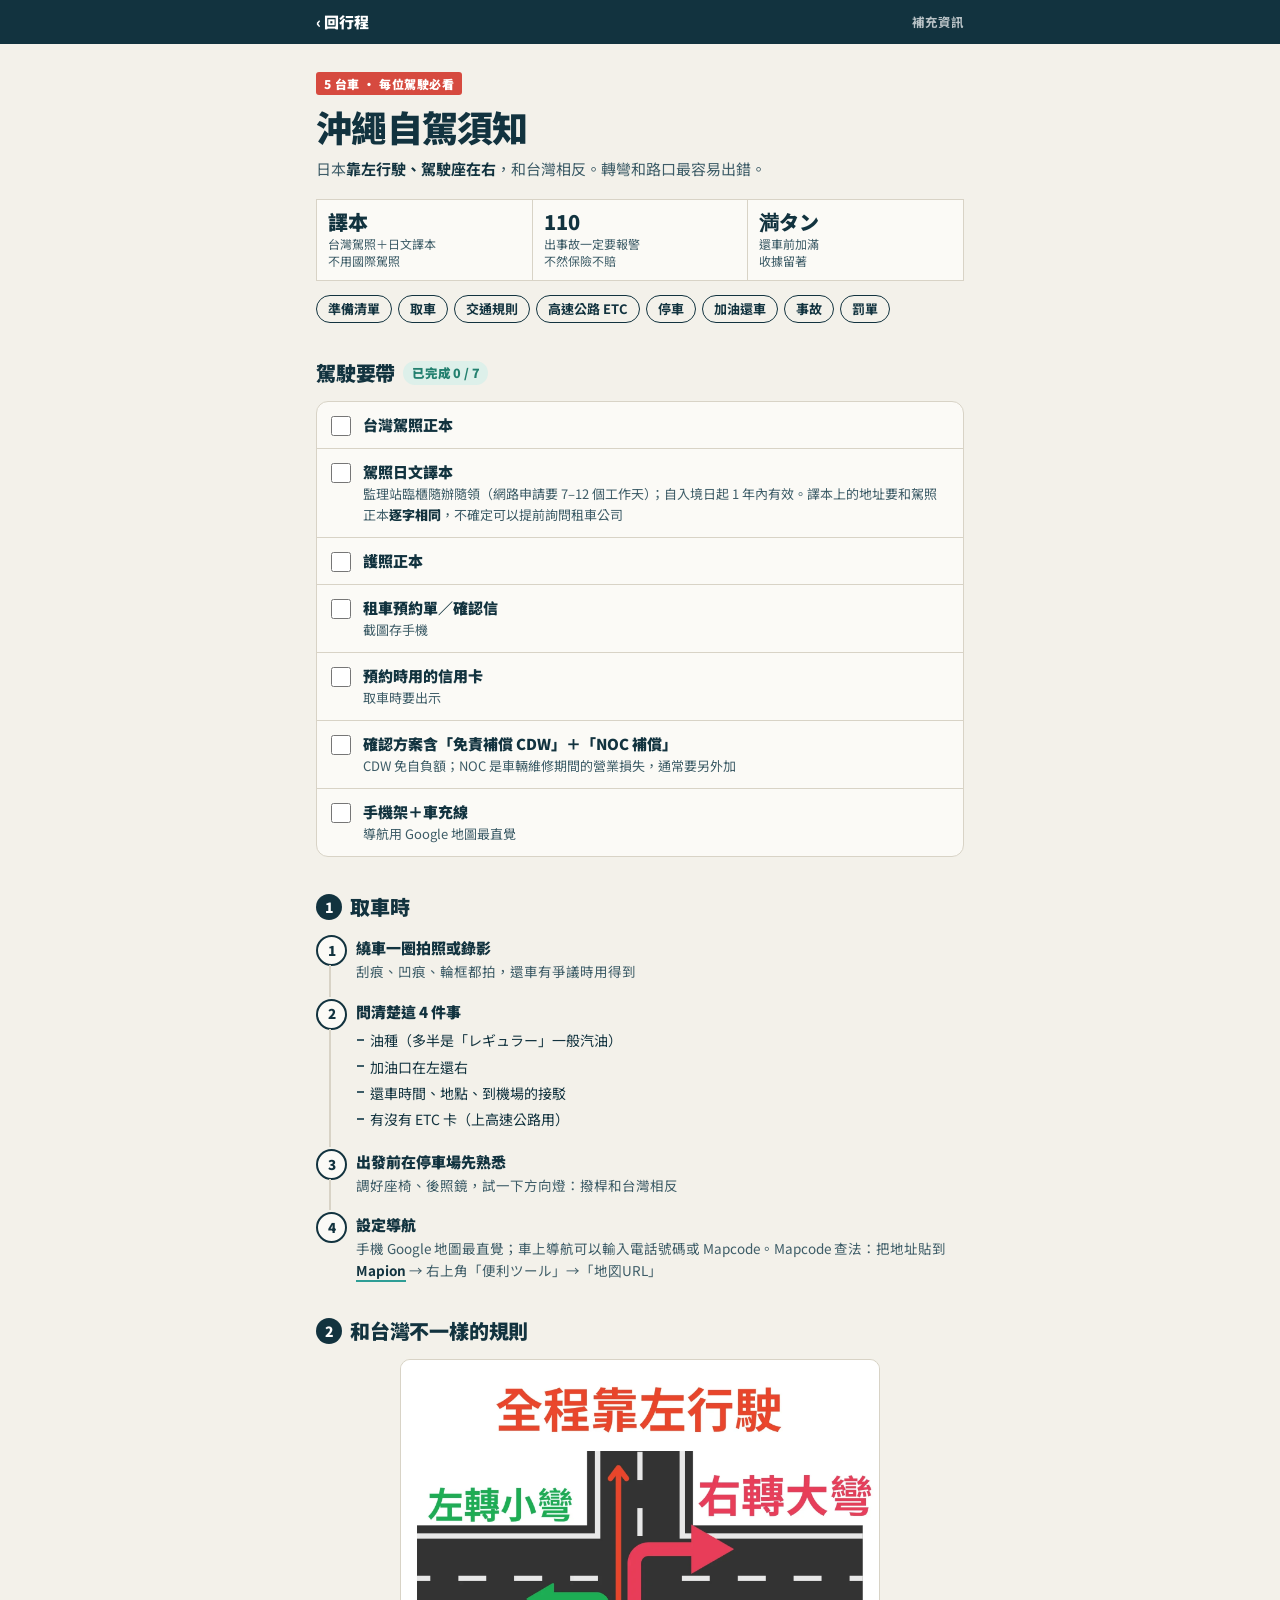
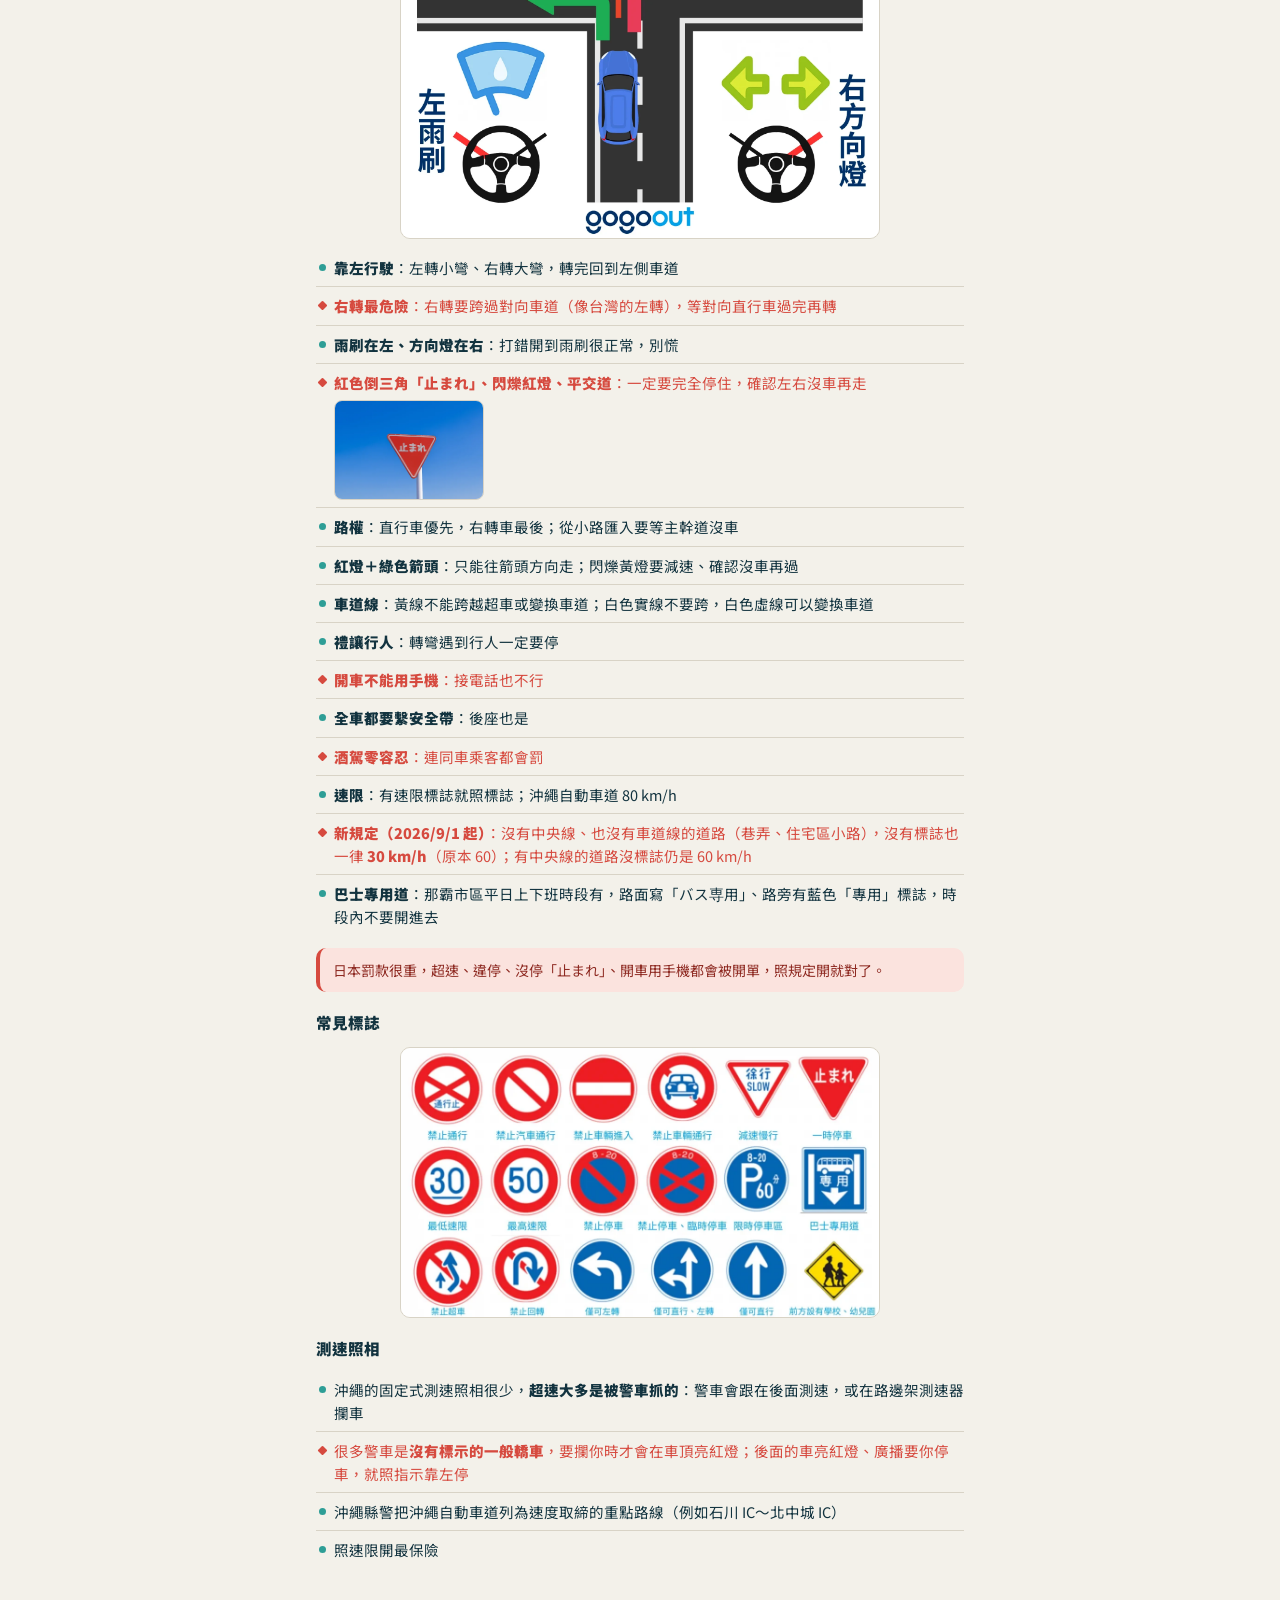
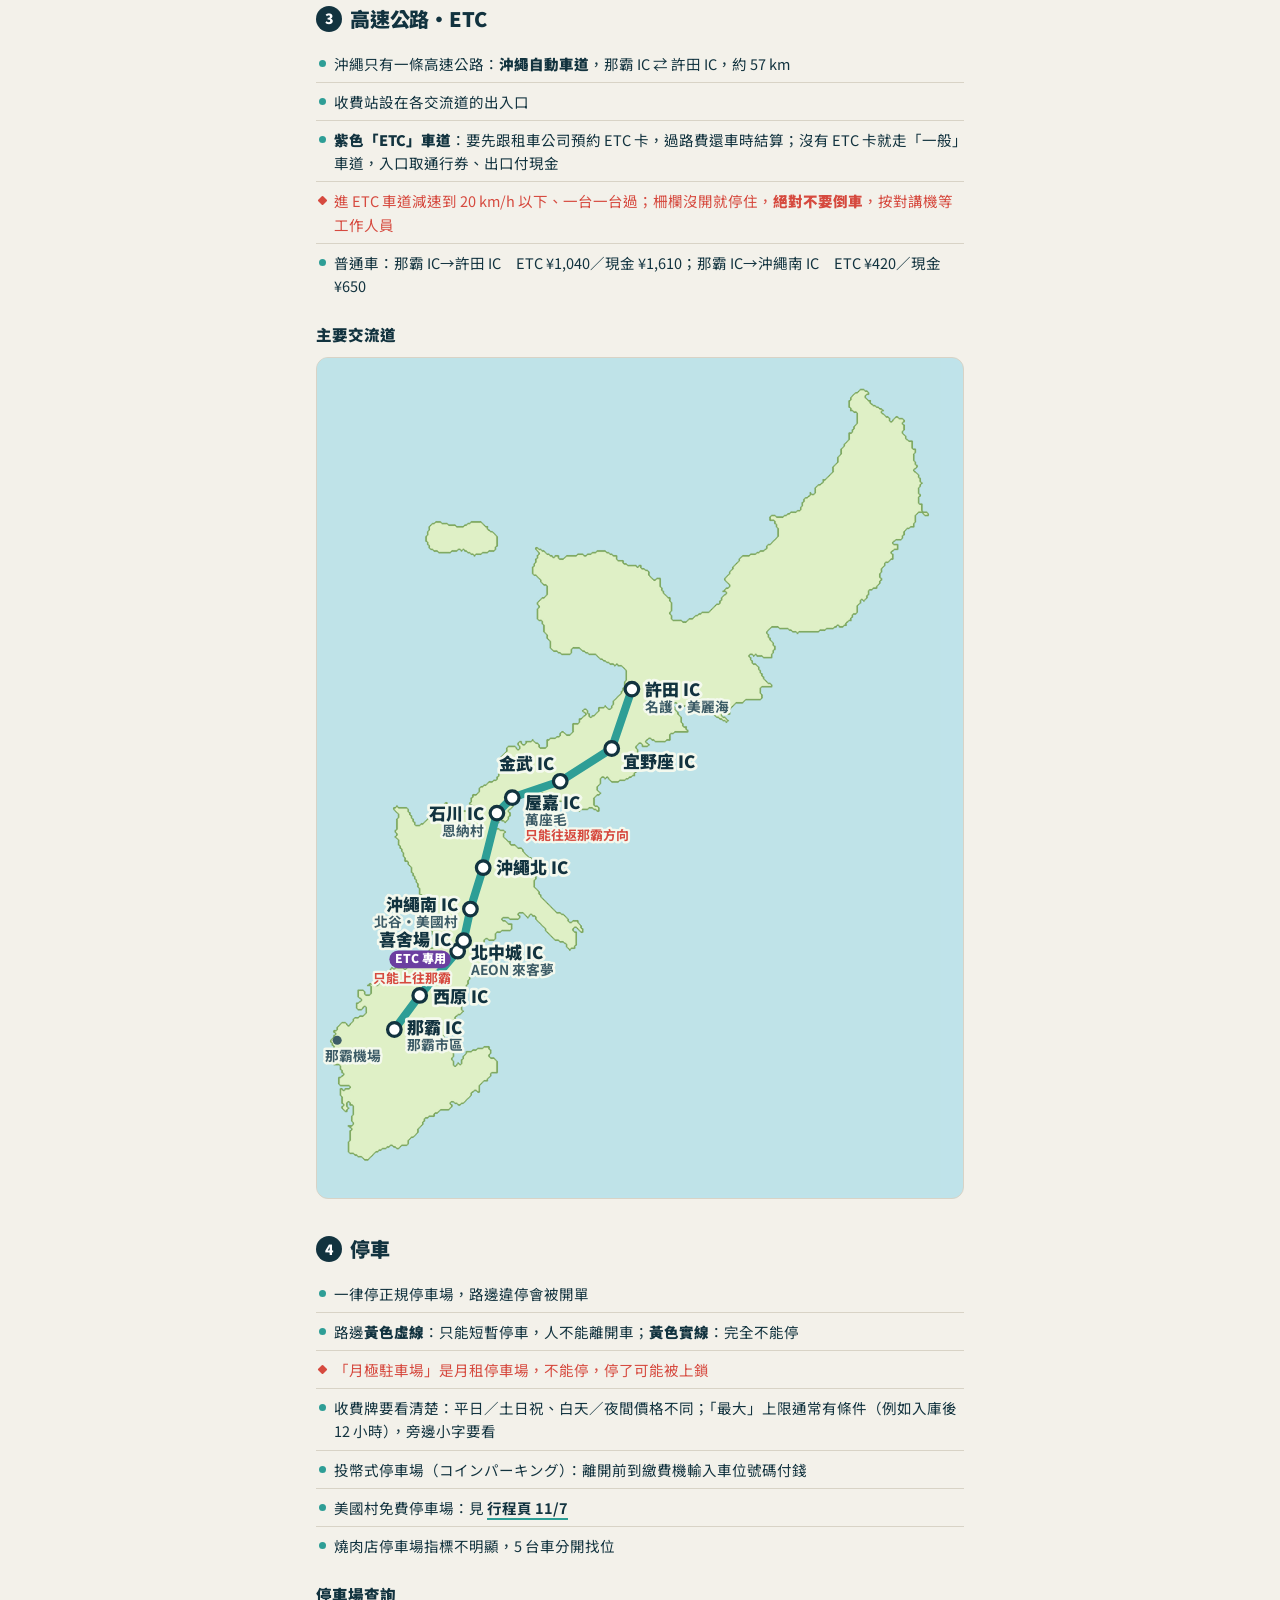
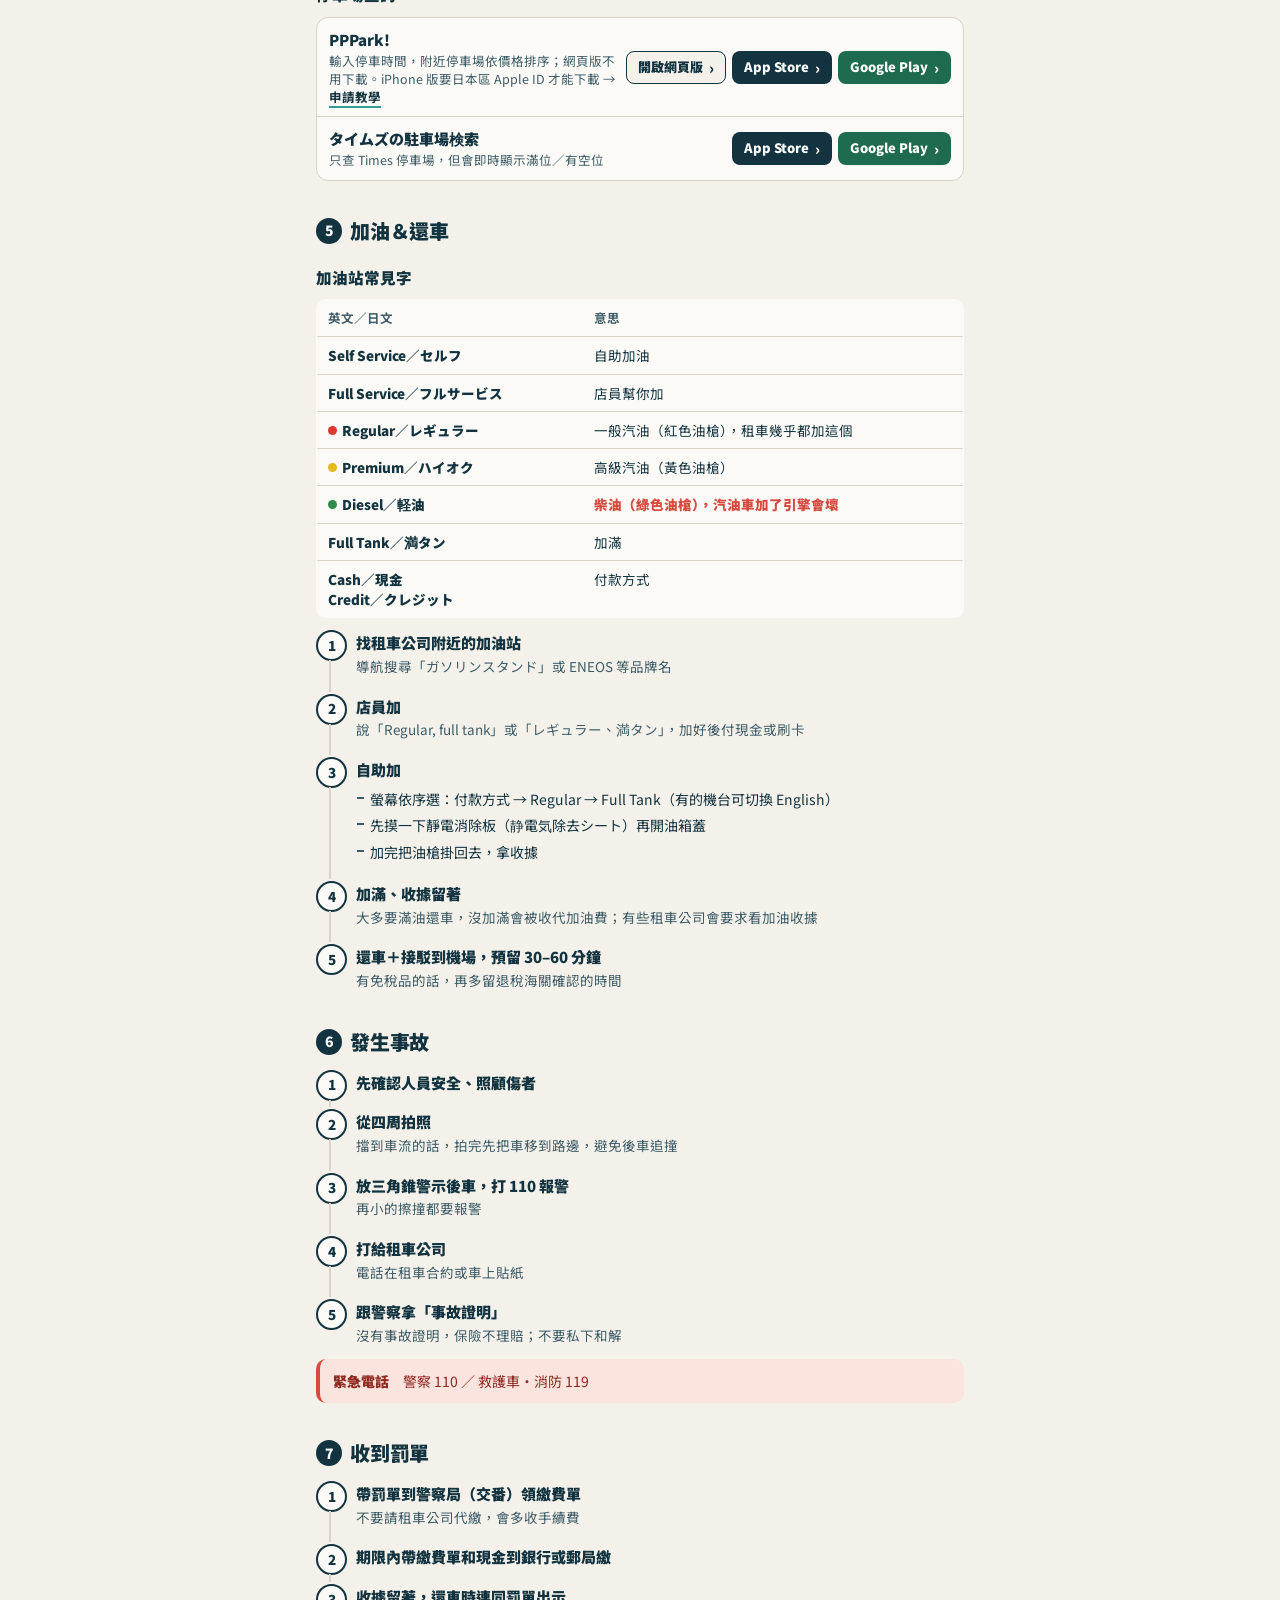
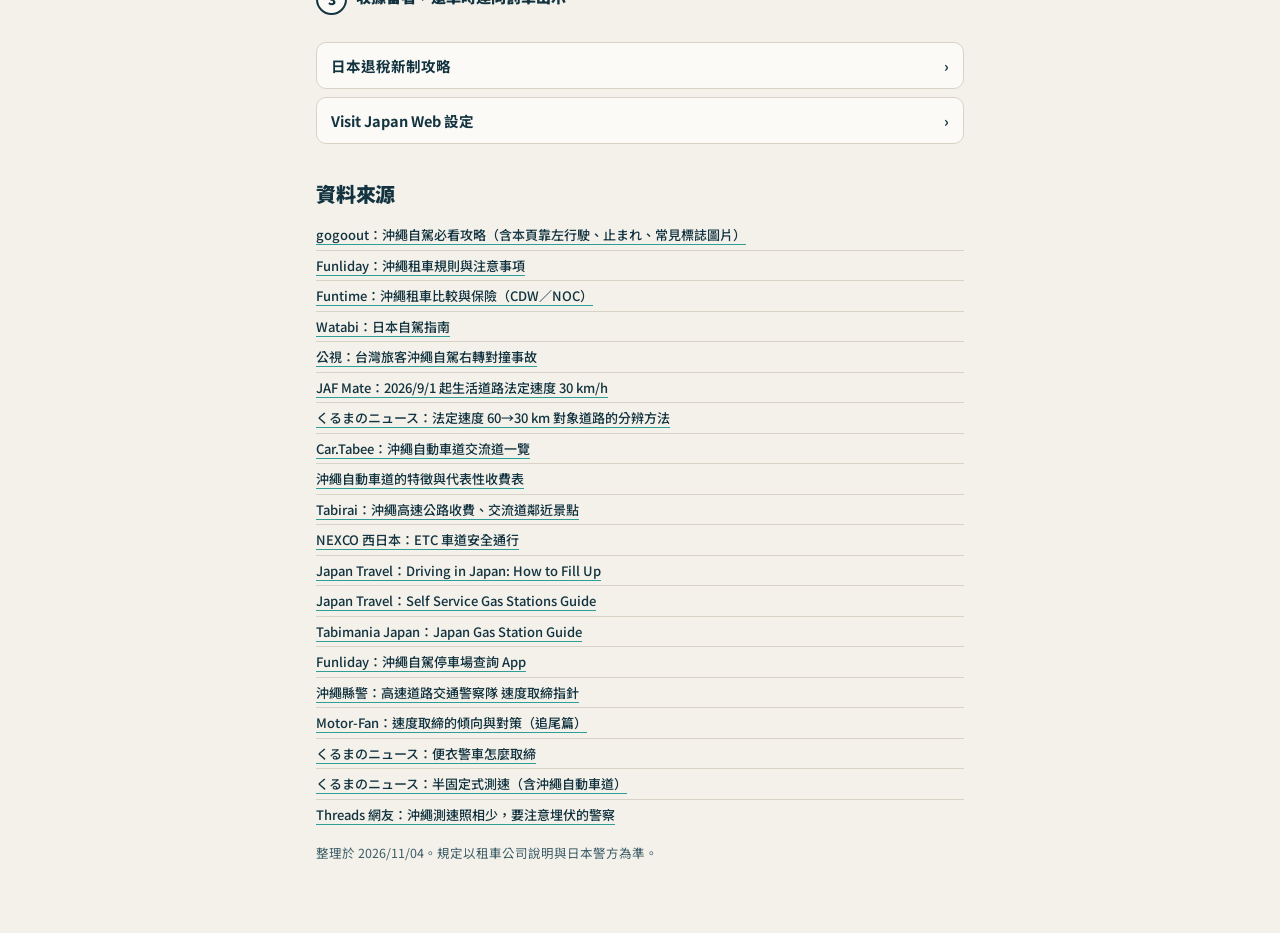
<file: guides/driving.html>
<!DOCTYPE html>
<html lang="zh-Hant">
<head>
<meta charset="UTF-8">
<meta name="viewport" content="width=device-width, initial-scale=1">
<title>沖繩自駕須知｜沖繩團體行程</title>
<link rel="preconnect" href="https://fonts.googleapis.com">
<link rel="preconnect" href="https://fonts.gstatic.com" crossorigin>
<link href="https://fonts.googleapis.com/css2?family=Noto+Sans+TC:wght@400;500;700;900&display=swap" rel="stylesheet">
<link rel="stylesheet" href="guide.css">
</head>
<body>

<header class="g-top"><div class="g-top-in">
  <a href="../index.html#guides">‹ 回行程</a><span>補充資訊</span>
</div></header>

<main class="wrap">

<div class="g-hero">
  <span class="kicker">5 台車 · 每位駕駛必看</span>
  <h1>沖繩自駕須知</h1>
  <p class="lead">日本<b>靠左行駛、駕駛座在右</b>，和台灣相反。轉彎和路口最容易出錯。</p>
</div>

<div class="facts">
  <div><b>譯本</b><span>台灣駕照＋日文譯本<br>不用國際駕照</span></div>
  <div><b>110</b><span>出事故一定要報警<br>不然保險不賠</span></div>
  <div><b>満タン</b><span>還車前加滿<br>收據留著</span></div>
</div>

<nav class="toc" aria-label="本頁目錄">
  <a href="#prep">準備清單</a><a href="#pickup">取車</a><a href="#rules">交通規則</a><a href="#etc">高速公路 ETC</a><a href="#park">停車</a><a href="#return">加油還車</a><a href="#accident">事故</a><a href="#ticket">罰單</a>
</nav>

<section class="sec" id="prep">
  <h2>駕駛要帶 <span class="count" data-count="drive"></span></h2>
  <div class="check" data-store="drive">
    <label><input type="checkbox"><span><b>台灣駕照正本</b></span></label>
    <label><input type="checkbox"><span><b>駕照日文譯本</b><small>監理站臨櫃隨辦隨領（網路申請要 7–12 個工作天）；自入境日起 1 年內有效。譯本上的地址要和駕照正本<b>逐字相同</b>，不確定可以提前詢問租車公司</small></span></label>
    <label><input type="checkbox"><span><b>護照正本</b></span></label>
    <label><input type="checkbox"><span><b>租車預約單／確認信</b><small>截圖存手機</small></span></label>
    <label><input type="checkbox"><span><b>預約時用的信用卡</b><small>取車時要出示</small></span></label>
    <label><input type="checkbox"><span><b>確認方案含「免責補償 CDW」＋「NOC 補償」</b><small>CDW 免自負額；NOC 是車輛維修期間的營業損失，通常要另外加</small></span></label>
    <label><input type="checkbox"><span><b>手機架＋車充線</b><small>導航用 Google 地圖最直覺</small></span></label>
  </div>
</section>

<section class="sec" id="pickup">
  <h2><span class="no">1</span>取車時</h2>
  <ol class="steps">
    <li><b>繞車一圈拍照或錄影</b><small>刮痕、凹痕、輪框都拍，還車有爭議時用得到</small></li>
    <li><b>問清楚這 4 件事</b>
      <ul><li>油種（多半是「レギュラー」一般汽油）</li><li>加油口在左還右</li><li>還車時間、地點、到機場的接駁</li><li>有沒有 ETC 卡（上高速公路用）</li></ul>
    </li>
    <li><b>出發前在停車場先熟悉</b><small>調好座椅、後照鏡，試一下方向燈：撥桿和台灣相反</small></li>
    <li><b>設定導航</b><small>手機 Google 地圖最直覺；車上導航可以輸入電話號碼或 Mapcode。Mapcode 查法：把地址貼到 <a href="https://www.mapion.co.jp/" target="_blank" rel="noopener">Mapion</a> → 右上角「便利ツール」→「地図URL」</small></li>
  </ol>
</section>

<section class="sec" id="rules">
  <h2><span class="no">2</span>和台灣不一樣的規則</h2>
  <figure class="fig"><img src="img/left-drive.webp" width="1596" height="1596" loading="lazy" alt="全程靠左行駛：左轉小彎、右轉大彎；雨刷在左、方向燈在右"></figure>
  <ul class="pts">
    <li><b>靠左行駛</b>：左轉小彎、右轉大彎，轉完回到左側車道</li>
    <li class="w"><b>右轉最危險</b>：右轉要跨過對向車道（像台灣的左轉），等對向直行車過完再轉</li>
    <li><b>雨刷在左、方向燈在右</b>：打錯開到雨刷很正常，別慌</li>
    <li class="w"><b>紅色倒三角「止まれ」、閃爍紅燈、平交道</b>：一定要完全停住，確認左右沒車再走<img class="li-img" src="img/tomare.png" width="640" height="426" loading="lazy" alt="紅色倒三角形「止まれ」標誌"></li>
    <li><b>路權</b>：直行車優先，右轉車最後；從小路匯入要等主幹道沒車</li>
    <li><b>紅燈＋綠色箭頭</b>：只能往箭頭方向走；閃爍黃燈要減速、確認沒車再過</li>
    <li><b>車道線</b>：黃線不能跨越超車或變換車道；白色實線不要跨，白色虛線可以變換車道</li>
    <li><b>禮讓行人</b>：轉彎遇到行人一定要停</li>
    <li class="w"><b>開車不能用手機</b>：接電話也不行</li>
    <li><b>全車都要繫安全帶</b>：後座也是</li>
    <li class="w"><b>酒駕零容忍</b>：連同車乘客都會罰</li>
    <li><b>速限</b>：有速限標誌就照標誌；沖繩自動車道 80 km/h</li>
    <li class="w"><b>新規定（2026/9/1 起）</b>：沒有中央線、也沒有車道線的道路（巷弄、住宅區小路），沒有標誌也一律 <b>30 km/h</b>（原本 60）；有中央線的道路沒標誌仍是 60 km/h</li>
    <li><b>巴士專用道</b>：那霸市區平日上下班時段有，路面寫「バス専用」、路旁有藍色「專用」標誌，時段內不要開進去</li>
  </ul>
  <div class="callout warn">日本罰款很重，超速、違停、沒停「止まれ」、開車用手機都會被開單，照規定開就對了。</div>
  <h3>常見標誌</h3>
  <figure class="fig"><a href="img/road-signs.webp" target="_blank" rel="noopener" class="zoom"><img src="img/road-signs.webp" width="1024" height="576" loading="lazy" alt="日本常見交通標誌：禁止通行、禁止車輛進入、減速慢行、一時停車、最低速限、最高速限、禁止停車、限時停車區、巴士專用道、禁止超車、禁止回轉、僅可左轉等"></a></figure>
  <h3 id="cam">測速照相</h3>
  <ul class="pts">
    <li>沖繩的固定式測速照相很少，<b>超速大多是被警車抓的</b>：警車會跟在後面測速，或在路邊架測速器攔車</li>
    <li class="w">很多警車是<b>沒有標示的一般轎車</b>，要攔你時才會在車頂亮紅燈；後面的車亮紅燈、廣播要你停車，就照指示靠左停</li>
    <li>沖繩縣警把沖繩自動車道列為速度取締的重點路線（例如石川 IC～北中城 IC）</li>
    <li>照速限開最保險</li>
  </ul>
</section>

<section class="sec" id="etc">
  <h2><span class="no">3</span>高速公路・ETC</h2>
  <ul class="pts">
    <li>沖繩只有一條高速公路：<b>沖繩自動車道</b>，那霸 IC ⇄ 許田 IC，約 57 km</li>
    <li>收費站設在各交流道的出入口</li>
    <li><b>紫色「ETC」車道</b>：要先跟租車公司預約 ETC 卡，過路費還車時結算；沒有 ETC 卡就走「一般」車道，入口取通行券、出口付現金</li>
    <li class="w">進 ETC 車道減速到 20 km/h 以下、一台一台過；柵欄沒開就停住，<b>絕對不要倒車</b>，按對講機等工作人員</li>
    <li>普通車：那霸 IC→許田 IC　ETC ¥1,040／現金 ¥1,610；那霸 IC→沖繩南 IC　ETC ¥420／現金 ¥650</li>
  </ul>
  <h3>主要交流道</h3>
  <div class="hwmap"><svg viewBox="0 0 400 520" xmlns="http://www.w3.org/2000/svg" role="img" aria-label="沖繩自動車道交流道示意圖：由南往北為那霸、西原、北中城、喜舍場（ETC 專用）、沖繩南、沖繩北、石川、屋嘉、金武、宜野座、許田"><style>.ic{font-size:10.5px;font-weight:900;fill:#12333F;paint-order:stroke;stroke:#F4F9EE;stroke-width:3.4px;stroke-linejoin:round}.sub,.ref{font-size:8.5px;font-weight:700;fill:#3D5C67;paint-order:stroke;stroke:#F4F9EE;stroke-width:3px;stroke-linejoin:round}.note{font-size:8px;font-weight:700;fill:#D64A3F;paint-order:stroke;stroke:#F4F9EE;stroke-width:2.8px;stroke-linejoin:round}.tag{font-size:7.5px;font-weight:900;fill:#fff}</style><g font-family="Noto Sans TC, sans-serif"><image href="okinawa-base.png" x="0" y="0" width="386" height="518" preserveAspectRatio="none"/><polyline points="47.9,415.8 63.6,394.7 87.1,367.3 90.8,360.8 95.0,341.2 102.9,315.6 111.4,281.8 120.9,272.2 150.6,262.1 182.5,241.8 195.0,205.0" fill="none" stroke="#2E9E96" stroke-width="5" stroke-linecap="round" stroke-linejoin="round"/><circle cx="47.9" cy="415.8" r="4.2" fill="#fff" stroke="#12333F" stroke-width="2"/><circle cx="63.6" cy="394.7" r="4.2" fill="#fff" stroke="#12333F" stroke-width="2"/><circle cx="87.1" cy="367.3" r="4.2" fill="#fff" stroke="#12333F" stroke-width="2"/><circle cx="90.8" cy="360.8" r="4.2" fill="#fff" stroke="#12333F" stroke-width="2"/><circle cx="95.0" cy="341.2" r="4.2" fill="#fff" stroke="#12333F" stroke-width="2"/><circle cx="102.9" cy="315.6" r="4.2" fill="#fff" stroke="#12333F" stroke-width="2"/><circle cx="111.4" cy="281.8" r="4.2" fill="#fff" stroke="#12333F" stroke-width="2"/><circle cx="120.9" cy="272.2" r="4.2" fill="#fff" stroke="#12333F" stroke-width="2"/><circle cx="150.6" cy="262.1" r="4.2" fill="#fff" stroke="#12333F" stroke-width="2"/><circle cx="182.5" cy="241.8" r="4.2" fill="#fff" stroke="#12333F" stroke-width="2"/><circle cx="195.0" cy="205.0" r="4.2" fill="#fff" stroke="#12333F" stroke-width="2"/><text x="55.9" y="418.8" text-anchor="start" class="ic">那霸 IC</text><text x="55.9" y="428.8" text-anchor="start" class="sub">那霸市區</text><text x="71.6" y="399.7" text-anchor="start" class="ic">西原 IC</text><text x="95.1" y="372.3" text-anchor="start" class="ic">北中城 IC</text><text x="95.1" y="382.3" text-anchor="start" class="sub">AEON 來客夢</text><text x="82.8" y="363.8" text-anchor="end" class="ic">喜舍場 IC</text><text x="87.0" y="342.2" text-anchor="end" class="ic">沖繩南 IC</text><text x="87.0" y="352.2" text-anchor="end" class="sub">北谷・美國村</text><text x="110.9" y="319.6" text-anchor="start" class="ic">沖繩北 IC</text><text x="103.4" y="285.8" text-anchor="end" class="ic">石川 IC</text><text x="103.4" y="295.8" text-anchor="end" class="sub">恩納村</text><text x="128.9" y="279.2" text-anchor="start" class="ic">屋嘉 IC</text><text x="128.9" y="289.2" text-anchor="start" class="sub">萬座毛</text><text x="146.6" y="255.1" text-anchor="end" class="ic">金武 IC</text><text x="189.5" y="253.8" text-anchor="start" class="ic">宜野座 IC</text><text x="203.0" y="209.0" text-anchor="start" class="ic">許田 IC</text><text x="203.0" y="219.0" text-anchor="start" class="sub">名護・美麗海</text><g transform="translate(44.8,366.8)"><rect width="38" height="11" rx="5.5" fill="#6B3FA0"/><text x="19" y="8" text-anchor="middle" class="tag">ETC 專用</text></g><text x="82.8" y="386.8" text-anchor="end" class="note">只能上往那霸</text><text x="128.9" y="298.7" class="note">只能往返那霸方向</text><circle cx="12.5" cy="422.5" r="2.8" fill="#3D5C67"/><text x="5" y="435" class="ref">那霸機場</text></g></svg></div>
</section>

<section class="sec" id="park">
  <h2><span class="no">4</span>停車</h2>
  <ul class="pts">
    <li>一律停正規停車場，路邊違停會被開單</li>
    <li>路邊<b>黃色虛線</b>：只能短暫停車，人不能離開車；<b>黃色實線</b>：完全不能停</li>
    <li class="w">「月極駐車場」是月租停車場，不能停，停了可能被上鎖</li>
    <li>收費牌要看清楚：平日／土日祝、白天／夜間價格不同；「最大」上限通常有條件（例如入庫後 12 小時），旁邊小字要看</li>
    <li>投幣式停車場（コインパーキング）：離開前到繳費機輸入車位號碼付錢</li>
    <li>美國村免費停車場：見 <a href="../index.html#s-d1-av">行程頁 11/7</a></li>
    <li>燒肉店停車場指標不明顯，5 台車分開找位</li>
  </ul>
  <h3>停車場查詢</h3>
  <div class="dl">
    <div class="dl-row"><div class="dl-t"><b>PPPark!</b><small>輸入停車時間，附近停車場依價格排序；網頁版不用下載。iPhone 版要日本區 Apple ID 才能下載 → <a href="japan-apple-id.html">申請教學</a></small></div>
      <div class="dl-b"><a class="store web" href="https://pppark.com/" target="_blank" rel="noopener">開啟網頁版</a><a class="store ios" href="https://apps.apple.com/jp/app/id673031121" data-ios="673031121" target="_blank" rel="noopener">App Store</a><a class="store play" href="https://play.google.com/store/apps/details?id=com.pppark.android" data-play="com.pppark.android" target="_blank" rel="noopener">Google Play</a></div></div>
    <div class="dl-row"><div class="dl-t"><b>タイムズの駐車場検索</b><small>只查 Times 停車場，但會即時顯示滿位／有空位</small></div>
      <div class="dl-b"><a class="store ios" href="https://apps.apple.com/app/id622474009" data-ios="622474009" target="_blank" rel="noopener">App Store</a><a class="store play" href="https://play.google.com/store/apps/details?id=jp.co.park24.timesapps" data-play="jp.co.park24.timesapps" target="_blank" rel="noopener">Google Play</a></div></div>
  </div>
</section>

<section class="sec" id="return">
  <h2><span class="no">5</span>加油＆還車</h2>
  <h3>加油站常見字</h3>
  <table class="tbl fuelw">
    <tr><th>英文／日文</th><th>意思</th></tr>
    <tr><td>Self Service／セルフ</td><td>自助加油</td></tr>
    <tr><td>Full Service／フルサービス</td><td>店員幫你加</td></tr>
    <tr><td><span class="fuel r"></span>Regular／レギュラー</td><td>一般汽油（紅色油槍），租車幾乎都加這個</td></tr>
    <tr><td><span class="fuel y"></span>Premium／ハイオク</td><td>高級汽油（黃色油槍）</td></tr>
    <tr><td><span class="fuel g"></span>Diesel／軽油</td><td class="ng">柴油（綠色油槍），汽油車加了引擎會壞</td></tr>
    <tr><td>Full Tank／満タン</td><td>加滿</td></tr>
    <tr><td>Cash／現金<br>Credit／クレジット</td><td>付款方式</td></tr>
  </table>
  <ol class="steps">
    <li><b>找租車公司附近的加油站</b><small>導航搜尋「ガソリンスタンド」或 ENEOS 等品牌名</small></li>
    <li><b>店員加</b><small>說「Regular, full tank」或「レギュラー、満タン」，加好後付現金或刷卡</small></li>
    <li><b>自助加</b>
      <ul>
        <li>螢幕依序選：付款方式 → Regular → Full Tank（有的機台可切換 English）</li>
        <li>先摸一下靜電消除板（静電気除去シート）再開油箱蓋</li>
        <li>加完把油槍掛回去，拿收據</li>
      </ul>
    </li>
    <li><b>加滿、收據留著</b><small>大多要滿油還車，沒加滿會被收代加油費；有些租車公司會要求看加油收據</small></li>
    <li><b>還車＋接駁到機場，預留 30–60 分鐘</b><small>有免稅品的話，再多留退稅海關確認的時間</small></li>
  </ol>
</section>

<section class="sec" id="accident">
  <h2><span class="no">6</span>發生事故</h2>
  <ol class="steps">
    <li><b>先確認人員安全、照顧傷者</b></li>
    <li><b>從四周拍照</b><small>擋到車流的話，拍完先把車移到路邊，避免後車追撞</small></li>
    <li><b>放三角錐警示後車，打 110 報警</b><small>再小的擦撞都要報警</small></li>
    <li><b>打給租車公司</b><small>電話在租車合約或車上貼紙</small></li>
    <li><b>跟警察拿「事故證明」</b><small>沒有事故證明，保險不理賠；不要私下和解</small></li>
  </ol>
  <div class="callout warn"><b>緊急電話</b>　警察 110 ／ 救護車・消防 119</div>
</section>

<section class="sec" id="ticket">
  <h2><span class="no">7</span>收到罰單</h2>
  <ol class="steps">
    <li><b>帶罰單到警察局（交番）領繳費單</b><small>不要請租車公司代繳，會多收手續費</small></li>
    <li><b>期限內帶繳費單和現金到銀行或郵局繳</b></li>
    <li><b>收據留著，還車時連同罰單出示</b></li>
  </ol>
</section>

<div class="next">
  <a href="tax-refund.html">日本退稅新制攻略 <span aria-hidden="true">›</span></a>
  <a href="visit-japan-web.html">Visit Japan Web 設定 <span aria-hidden="true">›</span></a>
</div>

<section class="sec src">
  <h2>資料來源</h2>
  <ul>
    <li><a href="https://gogoout.com/blog/okinawa-carrentalinsurance/" target="_blank" rel="noopener">gogoout：沖繩自駕必看攻略（含本頁靠左行駛、止まれ、常見標誌圖片）</a></li>
    <li><a href="https://www.funliday.com/posts/okinawa-car-rental-rules/" target="_blank" rel="noopener">Funliday：沖繩租車規則與注意事項</a></li>
    <li><a href="https://www.funtime.com.tw/blog/funtime/okinawa-car-rental-comparison" target="_blank" rel="noopener">Funtime：沖繩租車比較與保險（CDW／NOC）</a></li>
    <li><a href="https://watabi.org/articles/japan-self-drive-guide" target="_blank" rel="noopener">Watabi：日本自駕指南</a></li>
    <li><a href="https://news.pts.org.tw/article/448191" target="_blank" rel="noopener">公視：台灣旅客沖繩自駕右轉對撞事故</a></li>
    <li><a href="https://jafmate.jp/car/sp_20260331_1198852.html" target="_blank" rel="noopener">JAF Mate：2026/9/1 起生活道路法定速度 30 km/h</a></li>
    <li><a href="https://news.yahoo.co.jp/articles/cf2e82f4920bcd12d58cfb58f97821ed52aa9b9c" target="_blank" rel="noopener">くるまのニュース：法定速度 60→30 km 對象道路的分辨方法</a></li>
    <li><a href="https://car.tabee.jp/exp-route/expr0204/r0204-info" target="_blank" rel="noopener">Car.Tabee：沖繩自動車道交流道一覽</a></li>
    <li><a href="https://www.rental-car.jp/okinawa/topics/4474/" target="_blank" rel="noopener">沖繩自動車道的特徵與代表性收費表</a></li>
    <li><a href="https://tc.tabirai.net/sightseeing/article/highway-okinawa/" target="_blank" rel="noopener">Tabirai：沖繩高速公路收費、交流道鄰近景點</a></li>
    <li><a href="https://www.w-nexco.co.jp/etc/etc_info/safety/safety.html" target="_blank" rel="noopener">NEXCO 西日本：ETC 車道安全通行</a></li>
    <li><a href="https://en.japantravel.com/guide/driving-in-japan-how-to-fill-up/59040" target="_blank" rel="noopener">Japan Travel：Driving in Japan: How to Fill Up</a></li>
    <li><a href="https://en.japantravel.com/article/self-service-gas-stations-guide/65637" target="_blank" rel="noopener">Japan Travel：Self Service Gas Stations Guide</a></li>
    <li><a href="https://tabimaniajapan.com/culture/japan-gas-station-guide-how-to-refuel-save-money-avoid-mistakes" target="_blank" rel="noopener">Tabimania Japan：Japan Gas Station Guide</a></li>
    <li><a href="https://www.funliday.com/posts/japan-app-locationsmart/" target="_blank" rel="noopener">Funliday：沖繩自駕停車場查詢 App</a></li>
    <li><a href="https://www.police.pref.okinawa.jp/docs/2015030700187/file_contents/15_R3_koukitai.pdf" target="_blank" rel="noopener">沖繩縣警：高速道路交通警察隊 速度取締指針</a></li>
    <li><a href="https://car.motor-fan.jp/article/10000794" target="_blank" rel="noopener">Motor-Fan：速度取締的傾向與對策（追尾篇）</a></li>
    <li><a href="https://kuruma-news.jp/post/780426/2" target="_blank" rel="noopener">くるまのニュース：便衣警車怎麼取締</a></li>
    <li><a href="https://kuruma-news.jp/post/1040379/2" target="_blank" rel="noopener">くるまのニュース：半固定式測速（含沖繩自動車道）</a></li>
    <li><a href="https://www.threads.com/@cooker_717/post/DJqMsvthKbe" target="_blank" rel="noopener">Threads 網友：沖繩測速照相少，要注意埋伏的警察</a></li>
  </ul>
  <p class="upd">整理於 2026/11/04。規定以租車公司說明與日本警方為準。</p>
</section>

</main>
<script src="guide.js"></script>
</body>
</html>
</file>
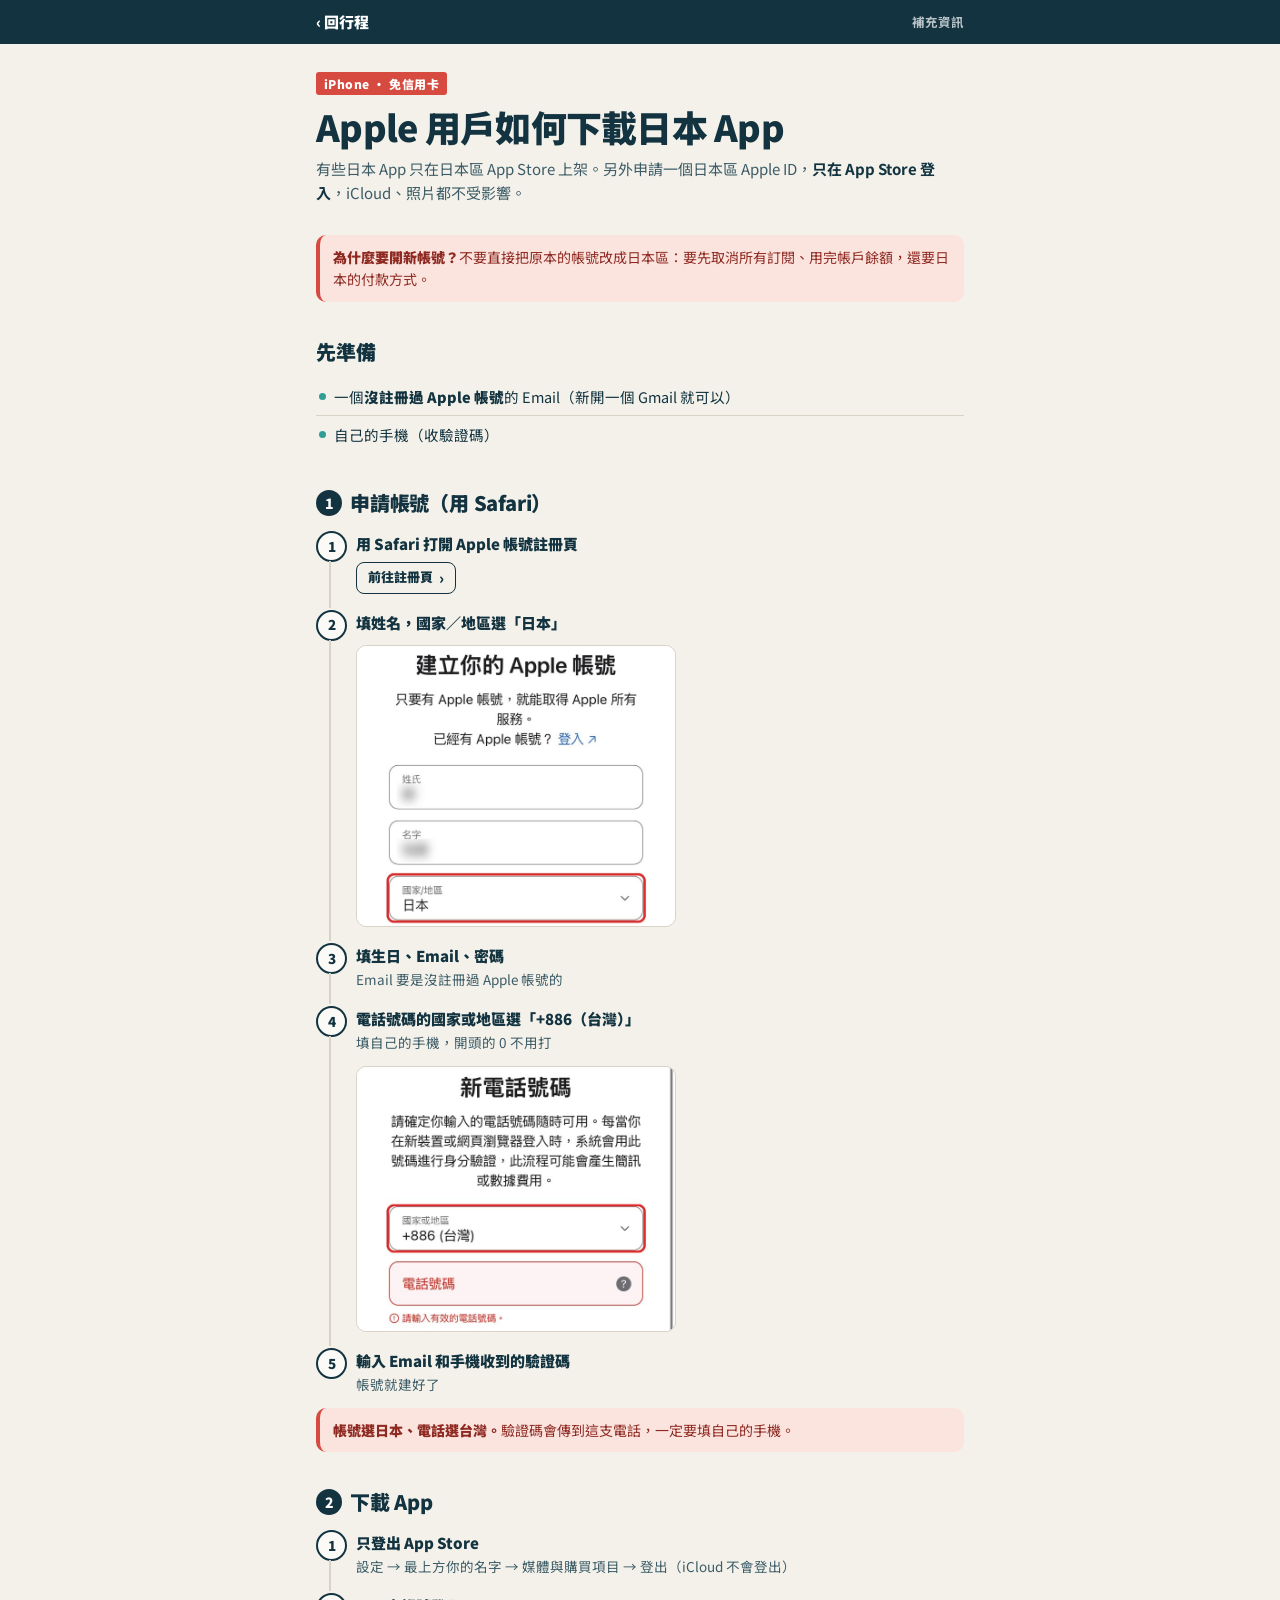
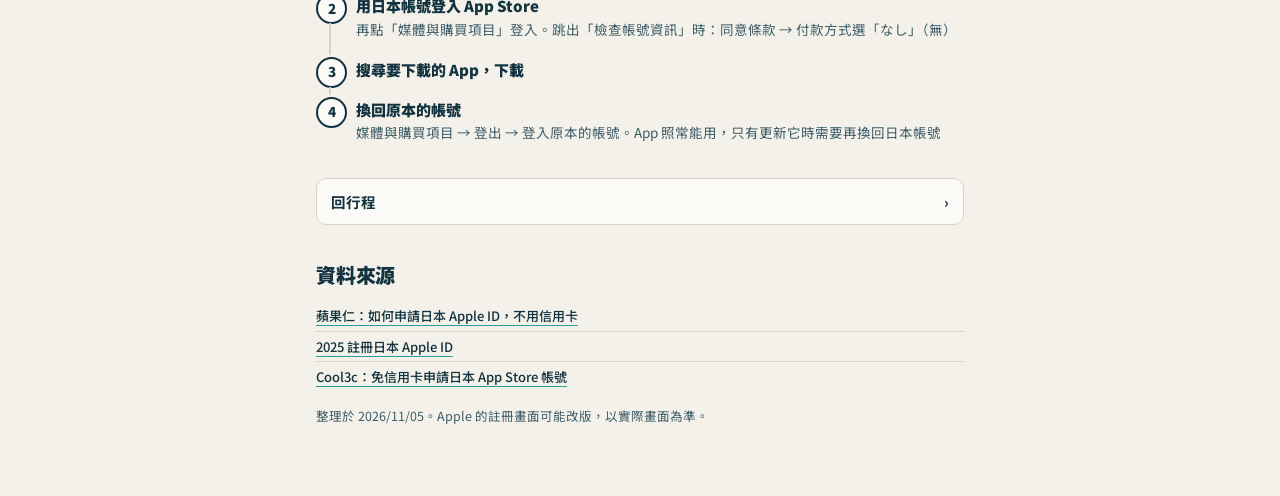
<file: guides/japan-apple-id.html>
<!DOCTYPE html>
<html lang="zh-Hant">
<head>
<meta charset="UTF-8">
<meta name="viewport" content="width=device-width, initial-scale=1">
<title>Apple 用戶如何下載日本 App｜沖繩團體行程</title>
<link rel="preconnect" href="https://fonts.googleapis.com">
<link rel="preconnect" href="https://fonts.gstatic.com" crossorigin>
<link href="https://fonts.googleapis.com/css2?family=Noto+Sans+TC:wght@400;500;700;900&display=swap" rel="stylesheet">
<link rel="stylesheet" href="guide.css">
</head>
<body>

<header class="g-top"><div class="g-top-in">
  <a href="../index.html#guides">‹ 回行程</a><span>補充資訊</span>
</div></header>

<main class="wrap">

<div class="g-hero">
  <span class="kicker">iPhone · 免信用卡</span>
  <h1>Apple 用戶如何下載日本 App</h1>
  <p class="lead">有些日本 App 只在日本區 App Store 上架。另外申請一個日本區 Apple ID，<b>只在 App Store 登入</b>，iCloud、照片都不受影響。</p>
</div>

<div class="callout warn"><b>為什麼要開新帳號？</b>不要直接把原本的帳號改成日本區：要先取消所有訂閱、用完帳戶餘額，還要日本的付款方式。</div>

<section class="sec">
  <h2>先準備</h2>
  <ul class="pts">
    <li>一個<b>沒註冊過 Apple 帳號</b>的 Email（新開一個 Gmail 就可以）</li>
    <li>自己的手機（收驗證碼）</li>
  </ul>
</section>

<section class="sec">
  <h2><span class="no">1</span>申請帳號（用 Safari）</h2>
  <ol class="steps">
    <li><b>用 Safari 打開 Apple 帳號註冊頁</b><a class="store web" href="https://account.apple.com/account" target="_blank" rel="noopener">前往註冊頁</a></li>
    <li><b>填姓名，國家／地區選「日本」</b>
      <figure class="fig shot"><img src="img/appleid-country.jpg" width="700" height="609" loading="lazy" alt="建立 Apple 帳號畫面，國家／地區選日本"></figure>
    </li>
    <li><b>填生日、Email、密碼</b><small>Email 要是沒註冊過 Apple 帳號的</small></li>
    <li><b>電話號碼的國家或地區選「+886（台灣）」</b><small>填自己的手機，開頭的 0 不用打</small>
      <figure class="fig shot"><img src="img/appleid-phone.jpg" width="700" height="583" loading="lazy" alt="新電話號碼畫面，國家或地區選 +886 台灣"></figure>
    </li>
    <li><b>輸入 Email 和手機收到的驗證碼</b><small>帳號就建好了</small></li>
  </ol>
  <div class="callout warn"><b>帳號選日本、電話選台灣。</b>驗證碼會傳到這支電話，一定要填自己的手機。</div>
</section>

<section class="sec">
  <h2><span class="no">2</span>下載 App</h2>
  <ol class="steps">
    <li><b>只登出 App Store</b><small>設定 → 最上方你的名字 → 媒體與購買項目 → 登出（iCloud 不會登出）</small></li>
    <li><b>用日本帳號登入 App Store</b><small>再點「媒體與購買項目」登入。跳出「檢查帳號資訊」時：同意條款 → 付款方式選「なし」（無）</small></li>
    <li><b>搜尋要下載的 App，下載</b></li>
    <li><b>換回原本的帳號</b><small>媒體與購買項目 → 登出 → 登入原本的帳號。App 照常能用，只有更新它時需要再換回日本帳號</small></li>
  </ol>
</section>

<div class="next">
  <a href="../index.html#guides">回行程 <span aria-hidden="true">›</span></a>
</div>

<section class="sec src">
  <h2>資料來源</h2>
  <ul>
    <li><a href="https://applealmond.com/posts/48351" target="_blank" rel="noopener">蘋果仁：如何申請日本 Apple ID，不用信用卡</a></li>
    <li><a href="https://brassaikaotw.com/2025/05/28/2025-%E8%A8%BB%E5%86%8A%E6%97%A5%E6%9C%ACapple-id/" target="_blank" rel="noopener">2025 註冊日本 Apple ID</a></li>
    <li><a href="https://www.cool3c.com/article/153221" target="_blank" rel="noopener">Cool3c：免信用卡申請日本 App Store 帳號</a></li>
  </ul>
  <p class="upd">整理於 2026/11/05。Apple 的註冊畫面可能改版，以實際畫面為準。</p>
</section>

</main>
<script src="guide.js"></script>
</body>
</html>
</file>
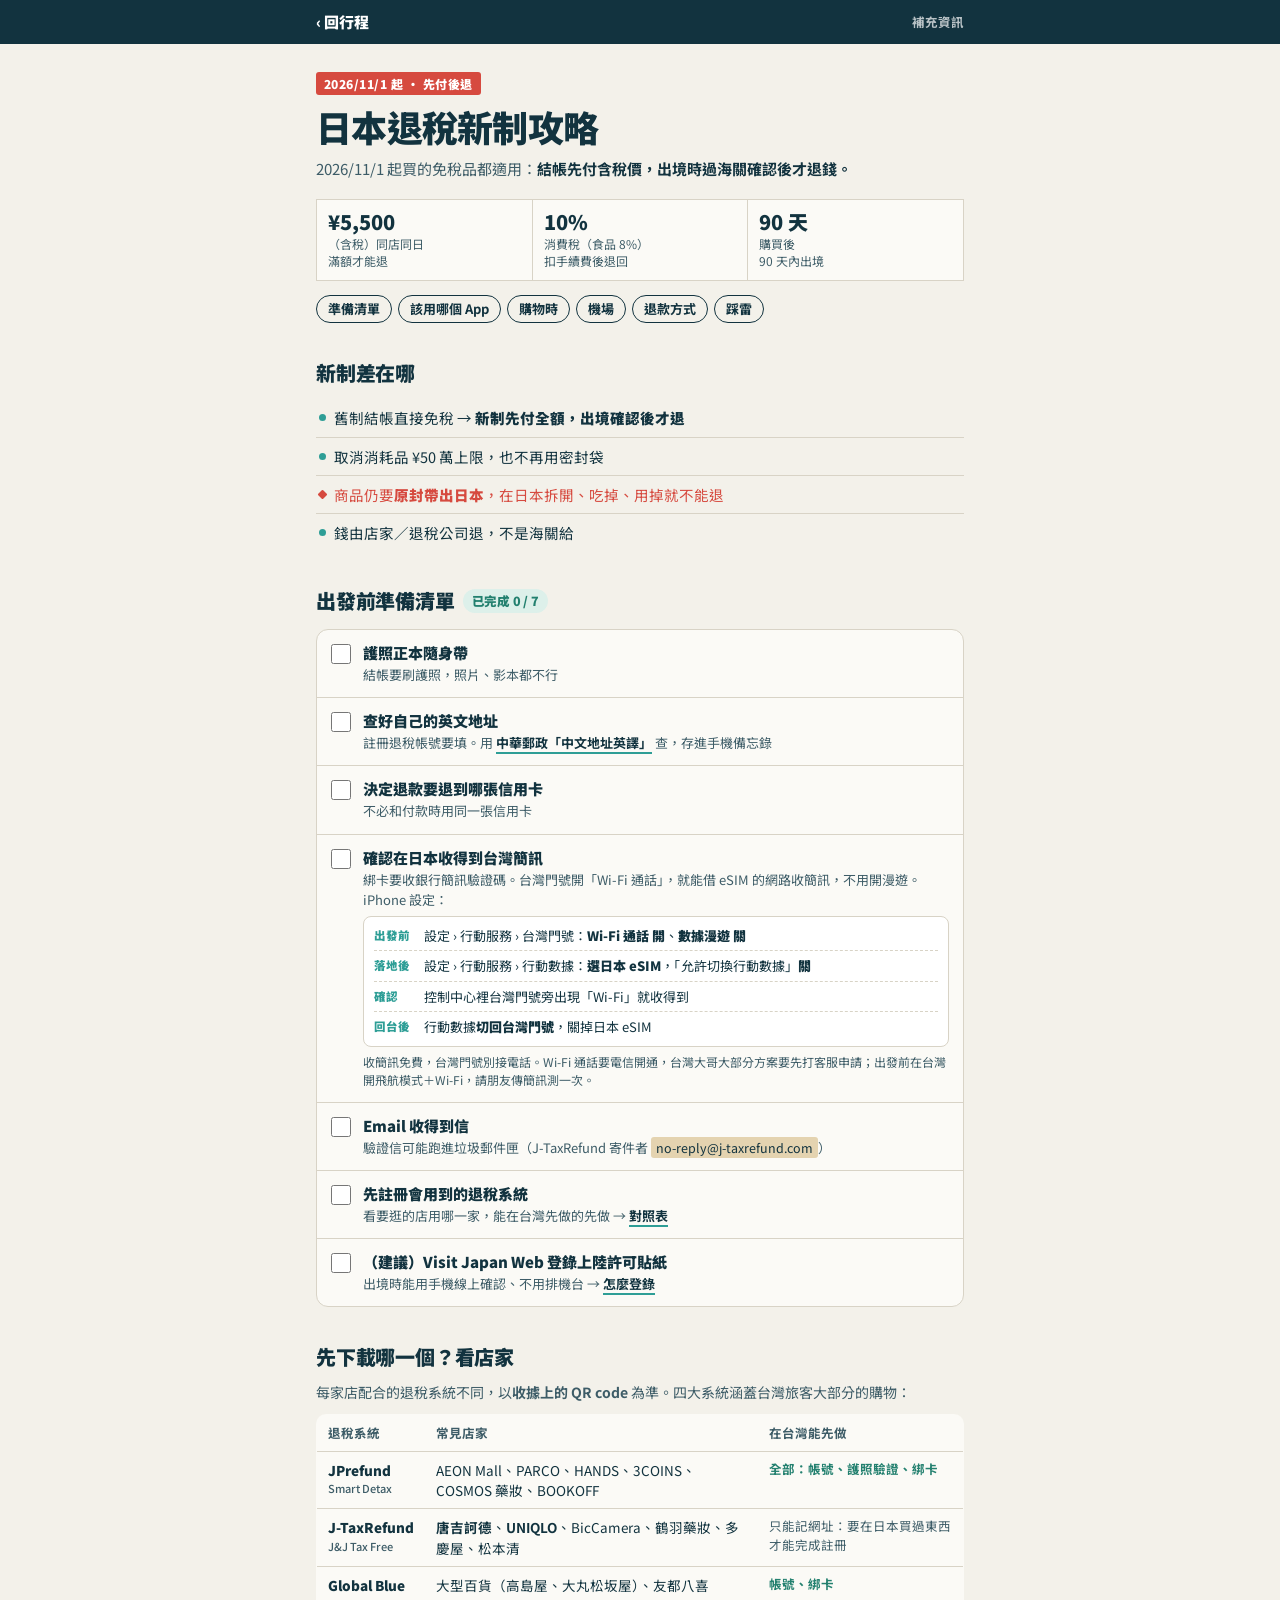
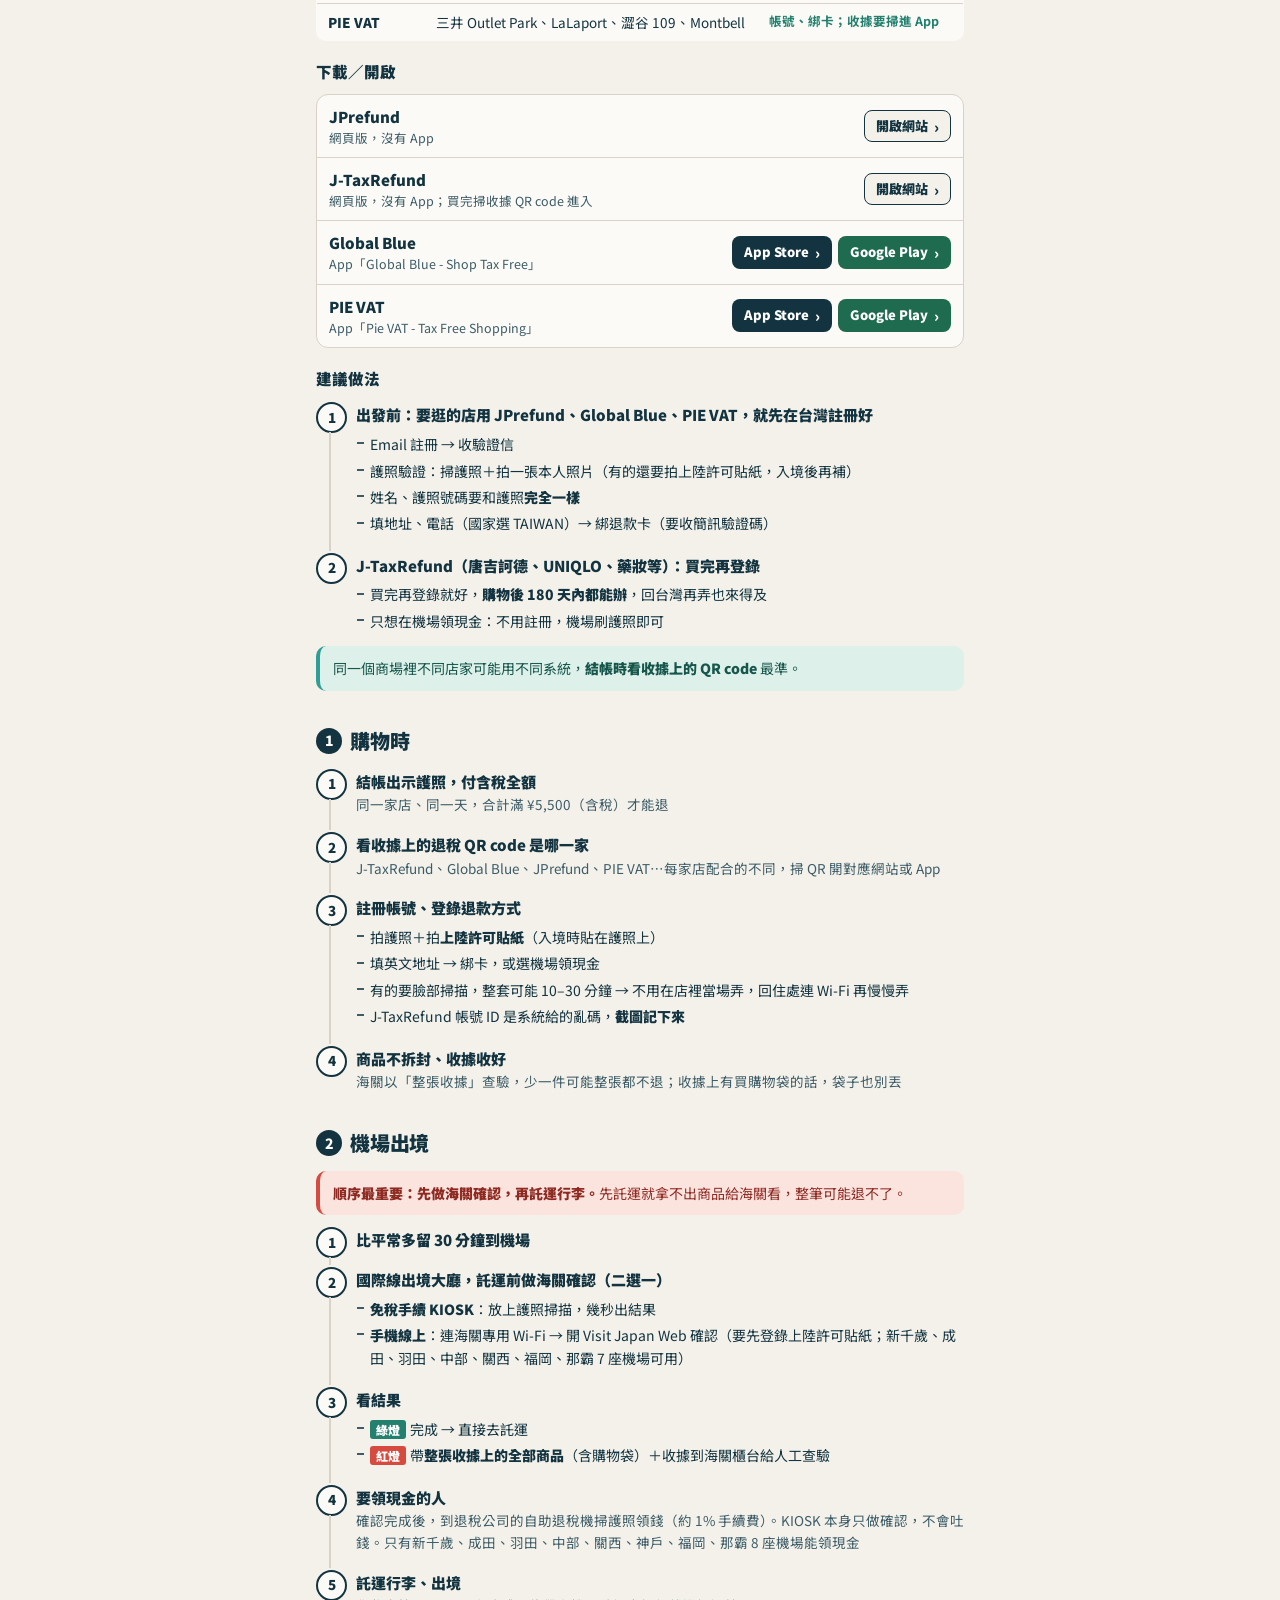
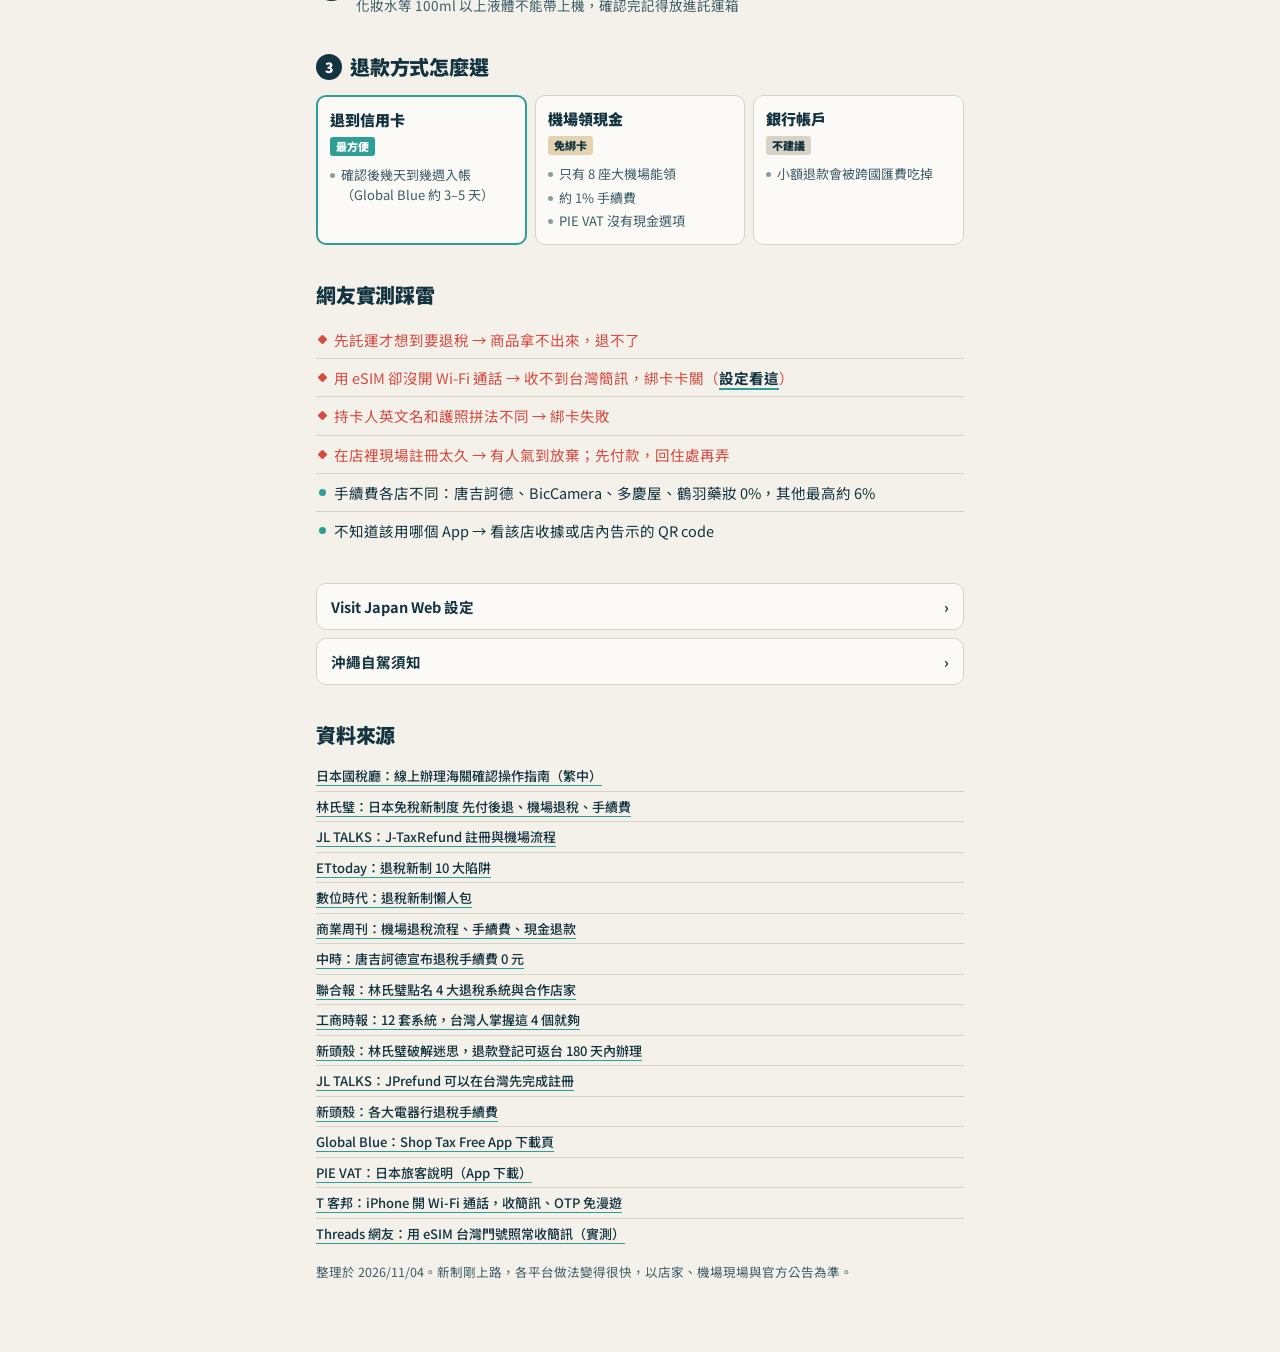
<file: guides/tax-refund.html>
<!DOCTYPE html>
<html lang="zh-Hant">
<head>
<meta charset="UTF-8">
<meta name="viewport" content="width=device-width, initial-scale=1">
<title>日本退稅新制攻略｜沖繩團體行程</title>
<link rel="preconnect" href="https://fonts.googleapis.com">
<link rel="preconnect" href="https://fonts.gstatic.com" crossorigin>
<link href="https://fonts.googleapis.com/css2?family=Noto+Sans+TC:wght@400;500;700;900&display=swap" rel="stylesheet">
<link rel="stylesheet" href="guide.css">
</head>
<body>

<header class="g-top"><div class="g-top-in">
  <a href="../index.html#guides">‹ 回行程</a><span>補充資訊</span>
</div></header>

<main class="wrap">

<div class="g-hero">
  <span class="kicker">2026/11/1 起 · 先付後退</span>
  <h1>日本退稅新制攻略</h1>
  <p class="lead">2026/11/1 起買的免稅品都適用：<b>結帳先付含稅價，出境時過海關確認後才退錢。</b></p>
</div>

<div class="facts">
  <div><b>¥5,500</b><span>（含稅）同店同日<br>滿額才能退</span></div>
  <div><b>10%</b><span>消費稅（食品 8%）<br>扣手續費後退回</span></div>
  <div><b>90 天</b><span>購買後<br>90 天內出境</span></div>
</div>

<nav class="toc" aria-label="本頁目錄">
  <a href="#prep">準備清單</a><a href="#apps">該用哪個 App</a><a href="#shop">購物時</a><a href="#airport">機場</a><a href="#refund">退款方式</a><a href="#traps">踩雷</a>
</nav>

<section class="sec">
  <h2>新制差在哪</h2>
  <ul class="pts">
    <li>舊制結帳直接免稅 → <b>新制先付全額，出境確認後才退</b></li>
    <li>取消消耗品 ¥50 萬上限，也不再用密封袋</li>
    <li class="w">商品仍要<b>原封帶出日本</b>，在日本拆開、吃掉、用掉就不能退</li>
    <li>錢由店家／退稅公司退，不是海關給</li>
  </ul>
</section>

<section class="sec" id="prep">
  <h2>出發前準備清單 <span class="count" data-count="tax"></span></h2>
  <div class="check" data-store="tax">
    <label><input type="checkbox"><span><b>護照正本隨身帶</b><small>結帳要刷護照，照片、影本都不行</small></span></label>
    <label><input type="checkbox"><span><b>查好自己的英文地址</b><small>註冊退稅帳號要填。用 <a href="https://www.post.gov.tw/post/internet/Postal/index.jsp?ID=207" target="_blank" rel="noopener">中華郵政「中文地址英譯」</a> 查，存進手機備忘錄</small></span></label>
    <label><input type="checkbox"><span><b>決定退款要退到哪張信用卡</b><small>不必和付款時用同一張信用卡</small></span></label>
    <div class="item" id="sms">
      <label><input type="checkbox"><span><b>確認在日本收得到台灣簡訊</b><small>綁卡要收銀行簡訊驗證碼。台灣門號開「Wi-Fi 通話」，就能借 eSIM 的網路收簡訊，不用開漫遊。iPhone 設定：</small></span></label>
      <ol class="mini">
        <li><i>出發前</i><span>設定 › 行動服務 › 台灣門號：<b>Wi-Fi 通話 開</b>、<b>數據漫遊 關</b></span></li>
        <li><i>落地後</i><span>設定 › 行動服務 › 行動數據：<b>選日本 eSIM</b>，「允許切換行動數據」<b>關</b></span></li>
        <li><i>確認</i><span>控制中心裡台灣門號旁出現「Wi-Fi」就收得到</span></li>
        <li><i>回台後</i><span>行動數據<b>切回台灣門號</b>，關掉日本 eSIM</span></li>
      </ol>
      <p class="fine">收簡訊免費，台灣門號別接電話。Wi-Fi 通話要電信開通，台灣大哥大部分方案要先打客服申請；出發前在台灣開飛航模式＋Wi-Fi，請朋友傳簡訊測一次。</p>
    </div>
    <label><input type="checkbox"><span><b>Email 收得到信</b><small>驗證信可能跑進垃圾郵件匣（J-TaxRefund 寄件者 <code>no-reply@j-taxrefund.com</code>）</small></span></label>
    <label><input type="checkbox"><span><b>先註冊會用到的退稅系統</b><small>看要逛的店用哪一家，能在台灣先做的先做 → <a href="#apps">對照表</a></small></span></label>
    <label><input type="checkbox"><span><b>（建議）Visit Japan Web 登錄上陸許可貼紙</b><small>出境時能用手機線上確認、不用排機台 → <a href="visit-japan-web.html#after">怎麼登錄</a></small></span></label>
  </div>
</section>

<section class="sec" id="apps">
  <h2>先下載哪一個？看店家</h2>
  <p class="note">每家店配合的退稅系統不同，以<b>收據上的 QR code</b> 為準。四大系統涵蓋台灣旅客大部分的購物：</p>
  <table class="tbl sys">
    <tr><th>退稅系統</th><th>常見店家</th><th>在台灣能先做</th></tr>
    <tr><td>JPrefund<small>Smart Detax</small></td><td>AEON Mall、PARCO、HANDS、3COINS、COSMOS 藥妝、BOOKOFF</td><td class="ok">全部：帳號、護照驗證、綁卡</td></tr>
    <tr><td>J-TaxRefund<small>J&amp;J Tax Free</small></td><td><b>唐吉訶德</b>、<b>UNIQLO</b>、BicCamera、鶴羽藥妝、多慶屋、松本清</td><td>只能記網址：要在日本買過東西才能完成註冊</td></tr>
    <tr><td>Global Blue</td><td>大型百貨（高島屋、大丸松坂屋）、友都八喜</td><td class="ok">帳號、綁卡</td></tr>
    <tr><td>PIE VAT</td><td>三井 Outlet Park、LaLaport、澀谷 109、Montbell</td><td class="ok">帳號、綁卡；收據要掃進 App</td></tr>
  </table>

  <h3>下載／開啟</h3>
  <div class="dl">
    <div class="dl-row"><div class="dl-t"><b>JPrefund</b><small>網頁版，沒有 App</small></div>
      <div class="dl-b"><a class="store web" href="https://jprefund.com/landing" target="_blank" rel="noopener">開啟網站</a></div></div>
    <div class="dl-row"><div class="dl-t"><b>J-TaxRefund</b><small>網頁版，沒有 App；買完掃收據 QR code 進入</small></div>
      <div class="dl-b"><a class="store web" href="https://j-taxrefund.com/welcome" target="_blank" rel="noopener">開啟網站</a></div></div>
    <div class="dl-row"><div class="dl-t"><b>Global Blue</b><small>App「Global Blue - Shop Tax Free」</small></div>
      <div class="dl-b"><a class="store ios" href="https://apps.apple.com/app/id693120896" data-ios="693120896" target="_blank" rel="noopener">App Store</a><a class="store play" href="https://play.google.com/store/apps/details?id=com.buuuk.globalblue" data-play="com.buuuk.globalblue" target="_blank" rel="noopener">Google Play</a></div></div>
    <div class="dl-row"><div class="dl-t"><b>PIE VAT</b><small>App「Pie VAT - Tax Free Shopping」</small></div>
      <div class="dl-b"><a class="store ios" href="https://apps.apple.com/app/id1438421140" data-ios="1438421140" target="_blank" rel="noopener">App Store</a><a class="store play" href="https://play.google.com/store/apps/details?id=io.piesystems.pie" data-play="io.piesystems.pie" target="_blank" rel="noopener">Google Play</a></div></div>
  </div>

  <h3>建議做法</h3>
  <ol class="steps">
    <li><b>出發前：要逛的店用 JPrefund、Global Blue、PIE VAT，就先在台灣註冊好</b>
      <ul>
        <li>Email 註冊 → 收驗證信</li>
        <li>護照驗證：掃護照＋拍一張本人照片（有的還要拍上陸許可貼紙，入境後再補）</li>
        <li>姓名、護照號碼要和護照<b>完全一樣</b></li>
        <li>填地址、電話（國家選 TAIWAN）→ 綁退款卡（要收簡訊驗證碼）</li>
      </ul>
    </li>
    <li><b>J-TaxRefund（唐吉訶德、UNIQLO、藥妝等）：買完再登錄</b>
      <ul>
        <li>買完再登錄就好，<b>購物後 180 天內都能辦</b>，回台灣再弄也來得及</li>
        <li>只想在機場領現金：不用註冊，機場刷護照即可</li>
      </ul>
    </li>
  </ol>
  <div class="callout tip">同一個商場裡不同店家可能用不同系統，<b>結帳時看收據上的 QR code</b> 最準。</div>
</section>

<section class="sec" id="shop">
  <h2><span class="no">1</span>購物時</h2>
  <ol class="steps">
    <li><b>結帳出示護照，付含稅全額</b><small>同一家店、同一天，合計滿 ¥5,500（含稅）才能退</small></li>
    <li><b>看收據上的退稅 QR code 是哪一家</b><small>J-TaxRefund、Global Blue、JPrefund、PIE VAT…每家店配合的不同，掃 QR 開對應網站或 App</small></li>
    <li><b>註冊帳號、登錄退款方式</b>
      <ul>
        <li>拍護照＋拍<b>上陸許可貼紙</b>（入境時貼在護照上）</li>
        <li>填英文地址 → 綁卡，或選機場領現金</li>
        <li>有的要臉部掃描，整套可能 10–30 分鐘 → 不用在店裡當場弄，回住處連 Wi-Fi 再慢慢弄</li>
        <li>J-TaxRefund 帳號 ID 是系統給的亂碼，<b>截圖記下來</b></li>
      </ul>
    </li>
    <li><b>商品不拆封、收據收好</b><small>海關以「整張收據」查驗，少一件可能整張都不退；收據上有買購物袋的話，袋子也別丟</small></li>
  </ol>
</section>

<section class="sec" id="airport">
  <h2><span class="no">2</span>機場出境</h2>
  <div class="callout warn"><b>順序最重要：先做海關確認，再託運行李。</b>先託運就拿不出商品給海關看，整筆可能退不了。</div>
  <ol class="steps">
    <li><b>比平常多留 30 分鐘到機場</b></li>
    <li><b>國際線出境大廳，託運前做海關確認（二選一）</b>
      <ul>
        <li><b>免稅手續 KIOSK</b>：放上護照掃描，幾秒出結果</li>
        <li><b>手機線上</b>：連海關專用 Wi-Fi → 開 Visit Japan Web 確認（要先登錄上陸許可貼紙；新千歲、成田、羽田、中部、關西、福岡、那霸 7 座機場可用）</li>
      </ul>
    </li>
    <li><b>看結果</b>
      <ul>
        <li><span class="g">綠燈</span>完成 → 直接去託運</li>
        <li><span class="r">紅燈</span>帶<b>整張收據上的全部商品</b>（含購物袋）＋收據到海關櫃台給人工查驗</li>
      </ul>
    </li>
    <li><b>要領現金的人</b><small>確認完成後，到退稅公司的自助退稅機掃護照領錢（約 1% 手續費）。KIOSK 本身只做確認，不會吐錢。只有新千歲、成田、羽田、中部、關西、神戶、福岡、那霸 8 座機場能領現金</small></li>
    <li><b>託運行李、出境</b><small>化妝水等 100ml 以上液體不能帶上機，確認完記得放進託運箱</small></li>
  </ol>
</section>

<section class="sec" id="refund">
  <h2><span class="no">3</span>退款方式怎麼選</h2>
  <div class="opts">
    <div class="opt rec"><b>退到信用卡</b><span class="badge">最方便</span>
      <ul><li>確認後幾天到幾週入帳（Global Blue 約 3–5 天）</li></ul></div>
    <div class="opt"><b>機場領現金</b><span class="badge">免綁卡</span>
      <ul><li>只有 8 座大機場能領</li><li>約 1% 手續費</li><li>PIE VAT 沒有現金選項</li></ul></div>
    <div class="opt skip"><b>銀行帳戶</b><span class="badge">不建議</span>
      <ul><li>小額退款會被跨國匯費吃掉</li></ul></div>
  </div>
</section>

<section class="sec" id="traps">
  <h2>網友實測踩雷</h2>
  <ul class="pts">
    <li class="w">先託運才想到要退稅 → 商品拿不出來，退不了</li>
    <li class="w">用 eSIM 卻沒開 Wi-Fi 通話 → 收不到台灣簡訊，綁卡卡關（<a href="#sms">設定看這</a>）</li>
    <li class="w">持卡人英文名和護照拼法不同 → 綁卡失敗</li>
    <li class="w">在店裡現場註冊太久 → 有人氣到放棄；先付款，回住處再弄</li>
    <li>手續費各店不同：唐吉訶德、BicCamera、多慶屋、鶴羽藥妝 0%，其他最高約 6%</li>
    <li>不知道該用哪個 App → 看該店收據或店內告示的 QR code</li>
  </ul>
</section>

<div class="next">
  <a href="visit-japan-web.html">Visit Japan Web 設定 <span aria-hidden="true">›</span></a>
  <a href="driving.html">沖繩自駕須知 <span aria-hidden="true">›</span></a>
</div>

<section class="sec src">
  <h2>資料來源</h2>
  <ul>
    <li><a href="https://www.nta.go.jp/publication/pamph/shohi/menzei/201805/format/002/onlinetetsuzuki/guidetwn.htm" target="_blank" rel="noopener">日本國稅廳：線上辦理海關確認操作指南（繁中）</a></li>
    <li><a href="https://linshibi.com/?p=48616" target="_blank" rel="noopener">林氏璧：日本免稅新制度 先付後退、機場退稅、手續費</a></li>
    <li><a href="https://blog.jesselin.com/archives/194160/jtaxrefund-bic-camera-donki-tax-free/" target="_blank" rel="noopener">JL TALKS：J-TaxRefund 註冊與機場流程</a></li>
    <li><a href="https://travel.ettoday.net/article/3264758.htm" target="_blank" rel="noopener">ETtoday：退稅新制 10 大陷阱</a></li>
    <li><a href="https://www.bnext.com.tw/article/92398/japan-tax-free-refund-2026" target="_blank" rel="noopener">數位時代：退稅新制懶人包</a></li>
    <li><a href="https://www.businessweekly.com.tw/style/blog/3015817" target="_blank" rel="noopener">商業周刊：機場退稅流程、手續費、現金退款</a></li>
    <li><a href="https://www.chinatimes.com/realtimenews/20261006001646-260405" target="_blank" rel="noopener">中時：唐吉訶德宣布退稅手續費 0 元</a></li>
    <li><a href="https://udn.com/news/story/7266/9779704" target="_blank" rel="noopener">聯合報：林氏璧點名 4 大退稅系統與合作店家</a></li>
    <li><a href="https://www.ctee.com.tw/news/20260928700298-430404" target="_blank" rel="noopener">工商時報：12 套系統，台灣人掌握這 4 個就夠</a></li>
    <li><a href="https://newtalk.tw/news/view/2026-10-31/1068516" target="_blank" rel="noopener">新頭殼：林氏璧破解迷思，退款登記可返台 180 天內辦理</a></li>
    <li><a href="https://blog.jesselin.com/archives/195547/jprufund-taiwan-register-tax-refund/" target="_blank" rel="noopener">JL TALKS：JPrefund 可以在台灣先完成註冊</a></li>
    <li><a href="https://newtalk.tw/news/view/2026-11-02/1068714" target="_blank" rel="noopener">新頭殼：各大電器行退稅手續費</a></li>
    <li><a href="https://www.globalblue.com/en/shoppers/global-blue-shop-tax-free-app" target="_blank" rel="noopener">Global Blue：Shop Tax Free App 下載頁</a></li>
    <li><a href="https://pievat.com/tourists/japan" target="_blank" rel="noopener">PIE VAT：日本旅客說明（App 下載）</a></li>
    <li><a href="https://www.techbang.com/posts/125992-how-to-make-free-calls-abroad-with-taiwan-number" target="_blank" rel="noopener">T 客邦：iPhone 開 Wi-Fi 通話，收簡訊、OTP 免漫遊</a></li>
    <li><a href="https://www.threads.com/@yao__0214/post/DOJYZIwkr2e" target="_blank" rel="noopener">Threads 網友：用 eSIM 台灣門號照常收簡訊（實測）</a></li>
  </ul>
  <p class="upd">整理於 2026/11/04。新制剛上路，各平台做法變得很快，以店家、機場現場與官方公告為準。</p>
</section>

</main>
<script src="guide.js"></script>
</body>
</html>
</file>
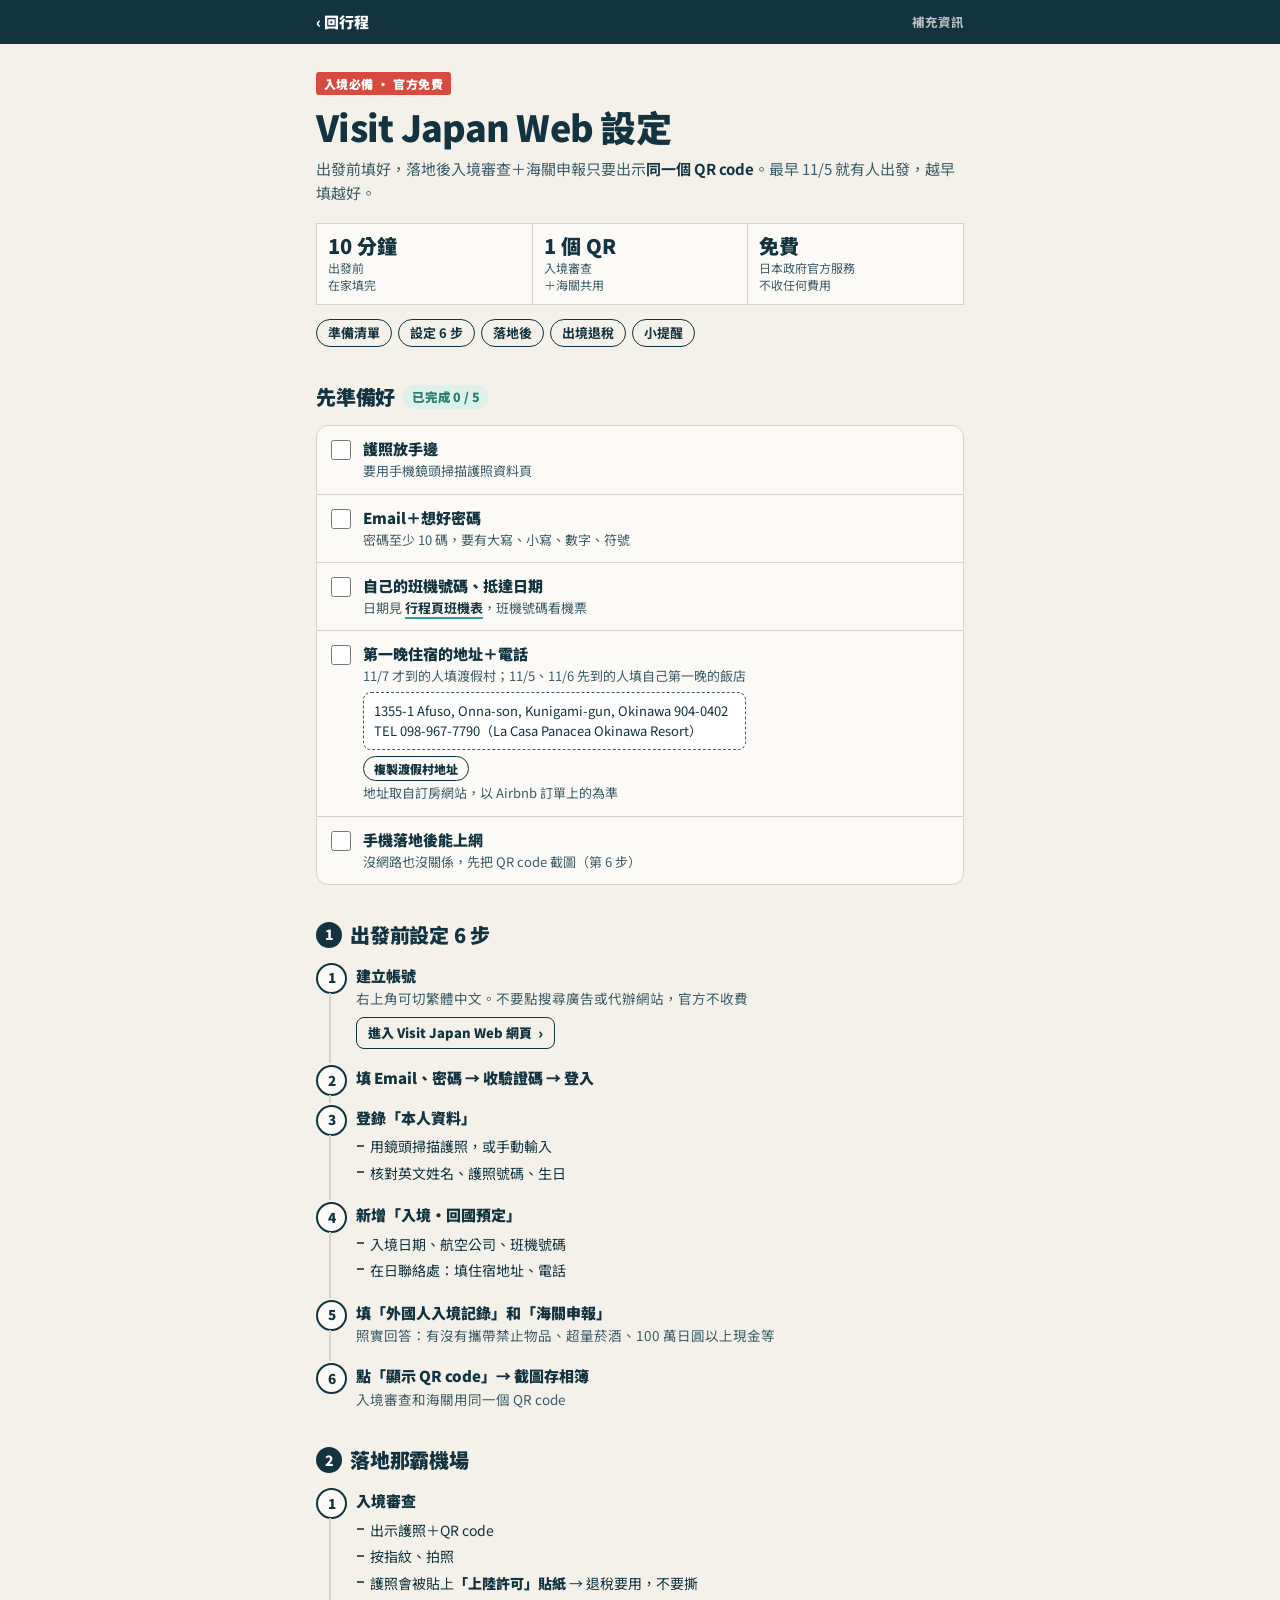
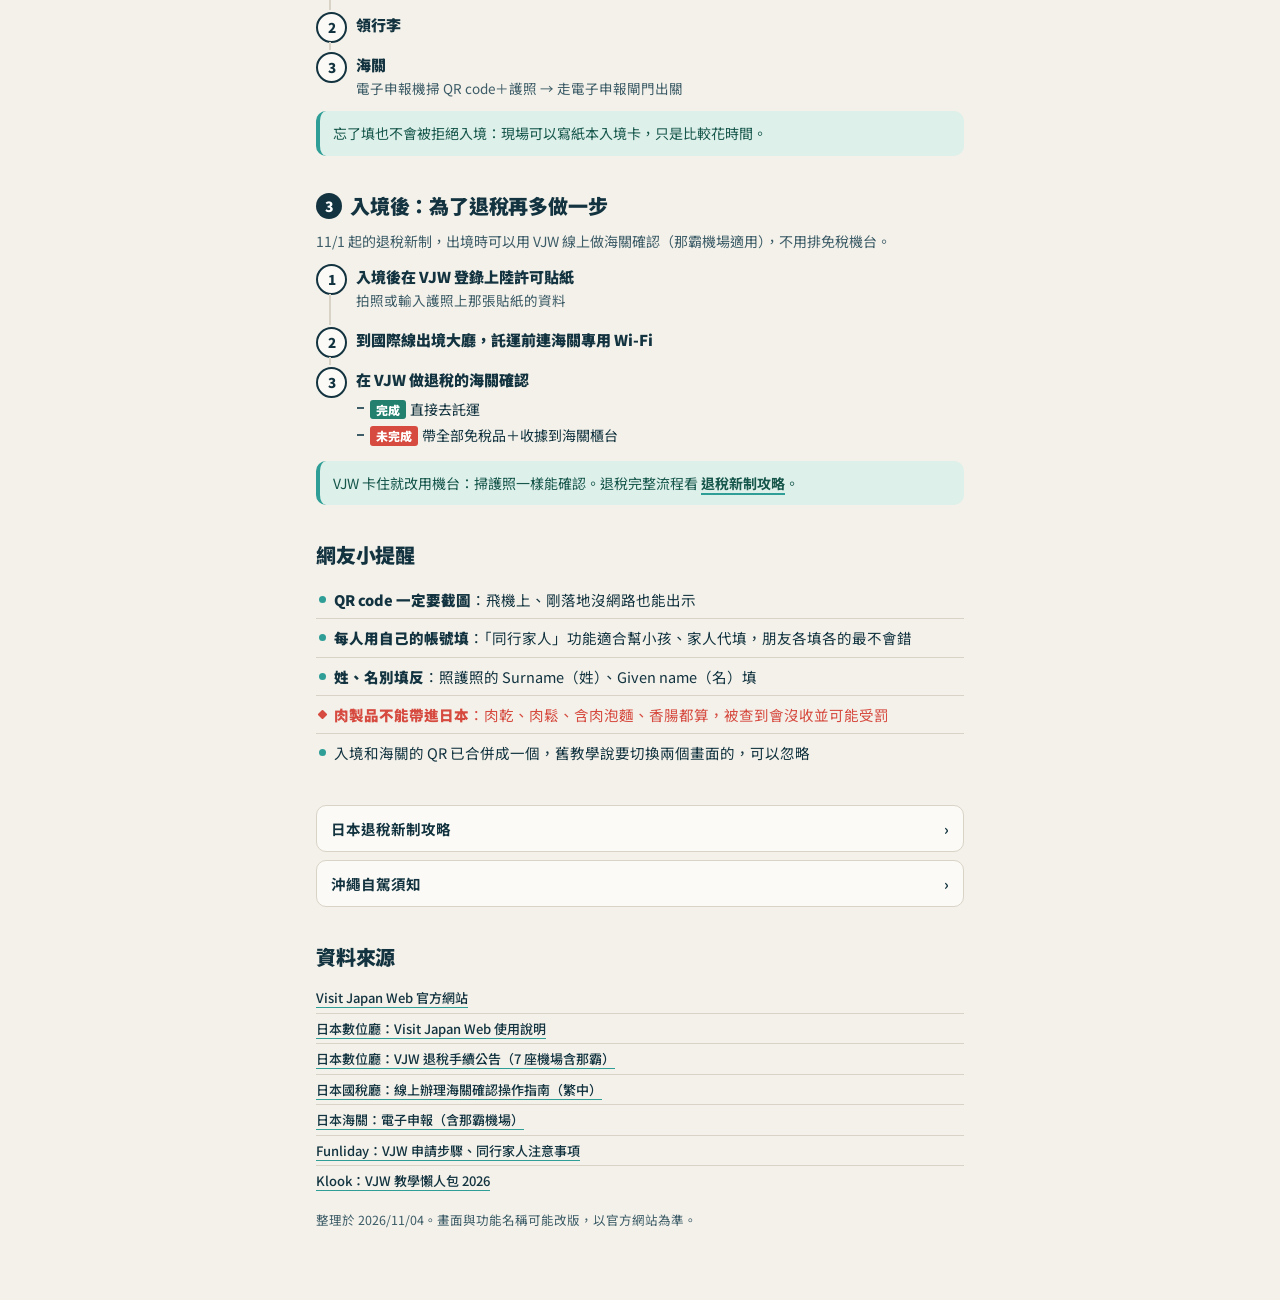
<file: guides/visit-japan-web.html>
<!DOCTYPE html>
<html lang="zh-Hant">
<head>
<meta charset="UTF-8">
<meta name="viewport" content="width=device-width, initial-scale=1">
<title>Visit Japan Web 設定｜沖繩團體行程</title>
<link rel="preconnect" href="https://fonts.googleapis.com">
<link rel="preconnect" href="https://fonts.gstatic.com" crossorigin>
<link href="https://fonts.googleapis.com/css2?family=Noto+Sans+TC:wght@400;500;700;900&display=swap" rel="stylesheet">
<link rel="stylesheet" href="guide.css">
</head>
<body>

<header class="g-top"><div class="g-top-in">
  <a href="../index.html#guides">‹ 回行程</a><span>補充資訊</span>
</div></header>

<main class="wrap">

<div class="g-hero">
  <span class="kicker">入境必備 · 官方免費</span>
  <h1>Visit Japan Web 設定</h1>
  <p class="lead">出發前填好，落地後入境審查＋海關申報只要出示<b>同一個 QR code</b>。最早 11/5 就有人出發，越早填越好。</p>
</div>

<div class="facts">
  <div><b>10 分鐘</b><span>出發前<br>在家填完</span></div>
  <div><b>1 個 QR</b><span>入境審查<br>＋海關共用</span></div>
  <div><b>免費</b><span>日本政府官方服務<br>不收任何費用</span></div>
</div>

<nav class="toc" aria-label="本頁目錄">
  <a href="#prep">準備清單</a><a href="#setup">設定 6 步</a><a href="#arrive">落地後</a><a href="#after">出境退稅</a><a href="#tips">小提醒</a>
</nav>

<section class="sec" id="prep">
  <h2>先準備好 <span class="count" data-count="vjw"></span></h2>
  <div class="check" data-store="vjw">
    <label><input type="checkbox"><span><b>護照放手邊</b><small>要用手機鏡頭掃描護照資料頁</small></span></label>
    <label><input type="checkbox"><span><b>Email＋想好密碼</b><small>密碼至少 10 碼，要有大寫、小寫、數字、符號</small></span></label>
    <label><input type="checkbox"><span><b>自己的班機號碼、抵達日期</b><small>日期見 <a href="../index.html#flights">行程頁班機表</a>，班機號碼看機票</small></span></label>
    <label><input type="checkbox"><span><b>第一晚住宿的地址＋電話</b>
      <small>11/7 才到的人填渡假村；11/5、11/6 先到的人填自己第一晚的飯店</small>
      <span class="addr" id="addr-resort">1355-1 Afuso, Onna-son, Kunigami-gun, Okinawa 904-0402<br>TEL 098-967-7790（La Casa Panacea Okinawa Resort）</span>
      <button type="button" class="copy" data-copy="addr-resort">複製渡假村地址</button>
      <small>地址取自訂房網站，以 Airbnb 訂單上的為準</small>
    </span></label>
    <label><input type="checkbox"><span><b>手機落地後能上網</b><small>沒網路也沒關係，先把 QR code 截圖（第 6 步）</small></span></label>
  </div>
</section>

<section class="sec" id="setup">
  <h2><span class="no">1</span>出發前設定 6 步</h2>
  <ol class="steps">
    <li><b>建立帳號</b><small>右上角可切繁體中文。不要點搜尋廣告或代辦網站，官方不收費</small><a class="store web" href="https://www.vjw.digital.go.jp/" target="_blank" rel="noopener">進入 Visit Japan Web 網頁</a></li>
    <li><b>填 Email、密碼 → 收驗證碼 → 登入</b></li>
    <li><b>登錄「本人資料」</b>
      <ul><li>用鏡頭掃描護照，或手動輸入</li><li>核對英文姓名、護照號碼、生日</li></ul>
    </li>
    <li><b>新增「入境・回國預定」</b>
      <ul><li>入境日期、航空公司、班機號碼</li><li>在日聯絡處：填住宿地址、電話</li></ul>
    </li>
    <li><b>填「外國人入境記錄」和「海關申報」</b><small>照實回答：有沒有攜帶禁止物品、超量菸酒、100 萬日圓以上現金等</small></li>
    <li><b>點「顯示 QR code」→ 截圖存相簿</b><small>入境審查和海關用同一個 QR code</small></li>
  </ol>
</section>

<section class="sec" id="arrive">
  <h2><span class="no">2</span>落地那霸機場</h2>
  <ol class="steps">
    <li><b>入境審查</b>
      <ul><li>出示護照＋QR code</li><li>按指紋、拍照</li><li>護照會被貼上<b>「上陸許可」貼紙</b> → 退稅要用，不要撕</li></ul>
    </li>
    <li><b>領行李</b></li>
    <li><b>海關</b><small>電子申報機掃 QR code＋護照 → 走電子申報閘門出關</small></li>
  </ol>
  <div class="callout tip">忘了填也不會被拒絕入境：現場可以寫紙本入境卡，只是比較花時間。</div>
</section>

<section class="sec" id="after">
  <h2><span class="no">3</span>入境後：為了退稅再多做一步</h2>
  <p class="note">11/1 起的退稅新制，出境時可以用 VJW 線上做海關確認（那霸機場適用），不用排免稅機台。</p>
  <ol class="steps">
    <li><b>入境後在 VJW 登錄上陸許可貼紙</b><small>拍照或輸入護照上那張貼紙的資料</small></li>
    <li><b>到國際線出境大廳，託運前連海關專用 Wi-Fi</b></li>
    <li><b>在 VJW 做退稅的海關確認</b>
      <ul><li><span class="g">完成</span>直接去託運</li><li><span class="r">未完成</span>帶全部免稅品＋收據到海關櫃台</li></ul>
    </li>
  </ol>
  <div class="callout tip">VJW 卡住就改用機台：掃護照一樣能確認。退稅完整流程看 <a href="tax-refund.html#airport">退稅新制攻略</a>。</div>
</section>

<section class="sec" id="tips">
  <h2>網友小提醒</h2>
  <ul class="pts">
    <li><b>QR code 一定要截圖</b>：飛機上、剛落地沒網路也能出示</li>
    <li><b>每人用自己的帳號填</b>：「同行家人」功能適合幫小孩、家人代填，朋友各填各的最不會錯</li>
    <li><b>姓、名別填反</b>：照護照的 Surname（姓）、Given name（名）填</li>
    <li class="w"><b>肉製品不能帶進日本</b>：肉乾、肉鬆、含肉泡麵、香腸都算，被查到會沒收並可能受罰</li>
    <li>入境和海關的 QR 已合併成一個，舊教學說要切換兩個畫面的，可以忽略</li>
  </ul>
</section>

<div class="next">
  <a href="tax-refund.html">日本退稅新制攻略 <span aria-hidden="true">›</span></a>
  <a href="driving.html">沖繩自駕須知 <span aria-hidden="true">›</span></a>
</div>

<section class="sec src">
  <h2>資料來源</h2>
  <ul>
    <li><a href="https://www.vjw.digital.go.jp/" target="_blank" rel="noopener">Visit Japan Web 官方網站</a></li>
    <li><a href="https://services.digital.go.jp/en/visit-japan-web/guide/" target="_blank" rel="noopener">日本數位廳：Visit Japan Web 使用說明</a></li>
    <li><a href="https://services.digital.go.jp/en/visit-japan-web/news/20261102-01/" target="_blank" rel="noopener">日本數位廳：VJW 退稅手續公告（7 座機場含那霸）</a></li>
    <li><a href="https://www.nta.go.jp/publication/pamph/shohi/menzei/201805/format/002/onlinetetsuzuki/guidetwn.htm" target="_blank" rel="noopener">日本國稅廳：線上辦理海關確認操作指南（繁中）</a></li>
    <li><a href="https://www.customs.go.jp/kaigairyoko/shinkokusho.htm" target="_blank" rel="noopener">日本海關：電子申報（含那霸機場）</a></li>
    <li><a href="https://www.funliday.com/posts/japan-entry-visitjapanweb/" target="_blank" rel="noopener">Funliday：VJW 申請步驟、同行家人注意事項</a></li>
    <li><a href="https://www.klook.com/zh-HK/blog/visit-japan-web/" target="_blank" rel="noopener">Klook：VJW 教學懶人包 2026</a></li>
  </ul>
  <p class="upd">整理於 2026/11/04。畫面與功能名稱可能改版，以官方網站為準。</p>
</section>

</main>
<script src="guide.js"></script>
</body>
</html>
</file>
<file: guides/guide.css>
:root{
  --ink:#12333F;
  --ink-soft:#3D5C67;
  --paper:#F3F1EA;
  --paper-2:#FBFAF6;
  --coral:#D64A3F;
  --lagoon:#2E9E96;
  --sand:#E4D3B0;
  --line:#D8D3C6;
  --ok:#23806F;
}
*{box-sizing:border-box;margin:0;padding:0}
html{scroll-behavior:smooth}
body{
  font-family:"Noto Sans TC","Hiragino Sans","Yu Gothic",system-ui,sans-serif;
  background:var(--paper);color:var(--ink);
  -webkit-font-smoothing:antialiased;
  font-variant-numeric:tabular-nums;
  line-height:1.6;
}
[id]{scroll-margin-top:60px}
a{color:var(--ink);font-weight:700;text-decoration:none;border-bottom:2px solid var(--lagoon)}
a:focus-visible{outline:3px solid var(--lagoon);outline-offset:2px}

.g-top{position:sticky;top:0;z-index:10;background:var(--ink);color:#fff}
.g-top-in{max-width:680px;margin:0 auto;padding:10px 16px;display:flex;align-items:center;justify-content:space-between;gap:12px}
.g-top a{color:#fff;border:0;font-size:15px;font-weight:900;display:inline-flex;align-items:center;gap:4px}
.g-top span{font-size:12.5px;opacity:.7;font-weight:700}

.wrap{max-width:680px;margin:0 auto;padding:0 16px 70px}

.g-hero{padding:26px 0 18px}
.kicker{display:inline-block;font-size:12px;font-weight:900;letter-spacing:.04em;
  background:var(--coral);color:#fff;border-radius:3px;padding:2px 8px}
.g-hero h1{margin-top:10px;font-size:clamp(26px,7vw,36px);font-weight:900;line-height:1.15;letter-spacing:-.02em}
.lead{margin-top:10px;font-size:15px;color:var(--ink-soft)}
.lead b{color:var(--ink)}

.facts{display:grid;grid-template-columns:repeat(3,1fr);gap:1px;background:var(--line);border:1px solid var(--line)}
.facts div{background:var(--paper-2);padding:10px 11px}
.facts b{display:block;font-size:20px;font-weight:900;line-height:1.15}
.facts span{display:block;font-size:12px;color:var(--ink-soft);margin-top:3px;line-height:1.4}

.toc{display:flex;flex-wrap:wrap;gap:6px;margin-top:14px}
.toc a{border:1.5px solid var(--ink);border-radius:999px;padding:3px 11px;font-size:13px}

.sec{margin-top:34px}
.sec h2{font-size:20px;font-weight:900;letter-spacing:-.01em;display:flex;align-items:center;gap:8px;flex-wrap:wrap}
.sec h3{margin-top:18px;font-size:15.5px;font-weight:900}
.no{display:inline-flex;align-items:center;justify-content:center;width:26px;height:26px;border-radius:50%;
  background:var(--ink);color:#fff;font-size:14px;font-weight:900;flex:0 0 auto}
.note{margin-top:8px;font-size:14px;color:var(--ink-soft)}

/* 列點 */
.pts{list-style:none;margin-top:10px;font-size:14.5px}
.pts li{position:relative;padding:7px 0 7px 18px;border-bottom:1px solid var(--line)}
.pts li:last-child{border-bottom:0}
.pts li::before{content:"";position:absolute;left:3px;top:15px;width:7px;height:7px;border-radius:50%;background:var(--lagoon)}
.pts li.w{color:var(--coral)}
.pts li.w::before{background:var(--coral);border-radius:1px;transform:rotate(45deg)}
.pts b{font-weight:900}

/* 準備清單 */
.count{font-size:12.5px;font-weight:900;color:var(--ok);background:#DDF0EA;border-radius:999px;padding:2px 9px}
.check{margin-top:12px;background:var(--paper-2);border:1px solid var(--line);border-radius:12px;overflow:hidden}
.check label{display:flex;gap:12px;align-items:flex-start;padding:12px 14px;border-top:1px solid var(--line);cursor:pointer}
.check label:first-child{border-top:0}
.check input{flex:0 0 auto;width:20px;height:20px;margin-top:2px;accent-color:var(--lagoon)}
.check label:focus-within{outline:3px solid var(--lagoon);outline-offset:-3px}
.check span{min-width:0}
.check b{display:block;font-size:15px;font-weight:900;line-height:1.4}
.check small{display:block;font-size:13px;color:var(--ink-soft);margin-top:2px;line-height:1.55}
.check code{font-family:inherit;font-size:12.5px;background:var(--sand);border-radius:3px;padding:1px 5px;color:var(--ink);word-break:break-all}
.check input:checked+span b{text-decoration:line-through;text-decoration-thickness:2px;color:var(--ink-soft)}

/* 步驟 */
.steps{list-style:none;counter-reset:st;margin-top:12px}
.steps>li{counter-increment:st;position:relative;padding:0 0 16px 40px}
.steps>li::before{content:counter(st);position:absolute;left:0;top:0;width:27px;height:27px;border-radius:50%;
  border:2px solid var(--ink);background:var(--paper-2);font-size:13.5px;font-weight:900;
  display:flex;align-items:center;justify-content:center}
.steps>li::after{content:"";position:absolute;left:13px;top:30px;bottom:2px;width:2px;background:var(--line)}
.steps>li:last-child{padding-bottom:0}
.steps>li:last-child::after{display:none}
.steps>li>b{display:block;font-size:15px;font-weight:900;line-height:1.45;padding-top:2px}
.steps>li>small{display:block;font-size:13.5px;color:var(--ink-soft);margin-top:2px}
.steps ul{list-style:none;margin-top:5px;font-size:14px}
.steps ul li{position:relative;padding:2px 0 2px 14px}
.steps ul li::before{content:"";position:absolute;left:1px;top:.8em;width:7px;height:2px;background:var(--ink-soft)}
.steps ul b{font-weight:900}
.steps .g,.steps .r{display:inline-block;font-size:12px;font-weight:900;color:#fff;border-radius:3px;padding:0 6px;margin-right:4px}
.steps .g{background:var(--ok)}
.steps .r{background:var(--coral)}

/* 提醒框 */
.callout{margin-top:12px;border-radius:10px;padding:11px 13px;font-size:14px;line-height:1.6}
.callout.warn{background:#FBE3DE;color:#8E2A22;border-left:4px solid var(--coral)}
.callout.tip{background:#DDF0EA;color:#16564B;border-left:4px solid var(--lagoon)}
.callout b{font-weight:900}
.callout a{color:inherit}

/* 選項比較 */
.opts{display:grid;grid-template-columns:repeat(3,1fr);gap:8px;margin-top:12px}
.opt{background:var(--paper-2);border:1px solid var(--line);border-radius:10px;padding:11px 12px}
.opt.rec{border:2px solid var(--lagoon)}
.opt>b{display:block;font-size:15px;font-weight:900}
.badge{display:inline-block;margin-top:3px;font-size:11px;font-weight:900;border-radius:3px;padding:1px 6px;background:var(--sand)}
.opt.rec .badge{background:var(--lagoon);color:#fff}
.opt.skip .badge{background:var(--line)}
.opt ul{list-style:none;margin-top:6px;font-size:13px;color:var(--ink-soft)}
.opt li{position:relative;padding:2px 0 2px 11px;line-height:1.5}
.opt li::before{content:"";position:absolute;left:0;top:.75em;width:5px;height:5px;border-radius:50%;background:currentColor;opacity:.6}
@media (max-width:520px){.opts{grid-template-columns:1fr}}

/* 表格 */
.tbl{width:100%;border-collapse:collapse;margin-top:10px;font-size:14px;background:var(--paper-2);border:1px solid var(--line);border-radius:10px;overflow:hidden}
.tbl th,.tbl td{text-align:left;padding:8px 11px;border-bottom:1px solid var(--line)}
.tbl tr:last-child td{border-bottom:0}
.tbl th{font-size:12.5px;color:var(--ink-soft);font-weight:700}
.tbl td:first-child{font-weight:900}
.tbl .ok{color:var(--ok);font-weight:900}
.tbl .ng{color:var(--coral);font-weight:900}

/* 地址卡 */
.addr{display:block;margin-top:6px;background:#fff;border:1px dashed var(--ink-soft);border-radius:8px;padding:8px 10px;font-size:13px;line-height:1.55;color:var(--ink)}
.copy{margin-top:6px;font:inherit;font-size:12px;font-weight:900;border:1.5px solid var(--ink);background:var(--paper-2);color:var(--ink);border-radius:999px;padding:2px 10px;cursor:pointer}
.copy:focus-visible{outline:3px solid var(--lagoon);outline-offset:2px}

/* 來源 */
.src ul{list-style:none;margin-top:10px;font-size:13px}
.src li{padding:5px 0;border-bottom:1px solid var(--line);line-height:1.5}
.src li:last-child{border-bottom:0}
.src a{font-weight:500;border-bottom-width:1px}
.upd{margin-top:14px;font-size:12.5px;color:var(--ink-soft)}

.next{display:flex;flex-direction:column;gap:8px;margin-top:34px}
.next a{display:flex;justify-content:space-between;align-items:center;background:var(--paper-2);border:1px solid var(--line);border-radius:10px;padding:11px 14px;font-size:14.5px}

@media (prefers-reduced-motion:reduce){html{scroll-behavior:auto}}

/* 退稅系統對照表 */
.tbl.sys td{vertical-align:top;font-size:13.5px;line-height:1.5}
.tbl.sys td:first-child{white-space:nowrap}
.tbl.sys td small{display:block;font-size:11px;font-weight:500;color:var(--ink-soft)}
.tbl.sys td:last-child{font-size:12.5px;color:var(--ink-soft)}
.tbl.sys td.ok{color:var(--ok);font-weight:700}
@media (max-width:420px){.tbl.sys th,.tbl.sys td{padding:8px 7px}}

/* 清單內的小步驟 */
.check .item{border-top:1px solid var(--line)}
.check .item:first-child{border-top:0}
.check .item label{border-top:0;padding-bottom:6px}
.mini{list-style:none;margin:0 14px 0 46px;font-size:13px;line-height:1.5;background:#fff;border:1px solid var(--line);border-radius:8px;padding:4px 10px}
.mini li{display:grid;grid-template-columns:44px 1fr;gap:6px;padding:5px 0;border-top:1px dashed var(--line)}
.mini li:first-child{border-top:0}
.mini i{font-style:normal;font-size:11.5px;font-weight:900;color:var(--lagoon);padding-top:1px}
.check .mini b,.check small b{display:inline;font-size:inherit;color:var(--ink)}
.check .fine{margin:6px 14px 12px 46px;font-size:12px;color:var(--ink-soft);line-height:1.55}

/* App 下載 */
.dl{margin-top:10px;background:var(--paper-2);border:1px solid var(--line);border-radius:12px;overflow:hidden}
.dl-row{display:flex;align-items:center;gap:10px;flex-wrap:wrap;padding:10px 12px;border-top:1px solid var(--line)}
.dl-row:first-child{border-top:0}
.dl-t{flex:1 1 180px;min-width:0}
.dl-t b{display:block;font-size:15px;font-weight:900}
.dl-t small{display:block;font-size:12.5px;color:var(--ink-soft);line-height:1.45}
.dl-b{display:flex;gap:6px;flex-wrap:wrap}
.store{display:inline-flex;align-items:center;border:0;border-radius:8px;padding:6px 12px;font-size:13px;font-weight:900;color:#fff;background:var(--ink);white-space:nowrap}
.store.play{background:#1E6B4F}
.store.web{background:var(--paper);color:var(--ink);border:1.5px solid var(--ink);padding:4.5px 11px}
.store::after{content:"›";margin-left:6px;font-size:15px;line-height:1}
.is-ios .store.play,.is-android .store.ios{display:none}
.steps .store{margin-top:7px}

/* 高速公路示意圖 */
.hwmap{margin-top:10px;background:#BFE3EA;border:1px solid var(--line);border-radius:12px;overflow:hidden}
.hwmap svg{display:block;width:100%;height:auto}

/* 加油站常見字 */
.tbl.fuelw td{vertical-align:top;font-size:13.5px;line-height:1.5}
.tbl.fuelw td:first-child{white-space:nowrap}
.fuel{display:inline-block;width:9px;height:9px;border-radius:50%;margin-right:5px;vertical-align:1px}
.fuel.r{background:#D93A2F}.fuel.y{background:#E8B820}.fuel.g{background:#2E8B4A}
@media (max-width:420px){.tbl.fuelw th,.tbl.fuelw td{padding:8px 7px;font-size:13px}}

/* 圖片 */
.fig{margin:12px 0 0}
.fig img{display:block;width:100%;max-width:480px;height:auto;margin:0 auto;border-radius:10px;border:1px solid var(--line);background:#fff}
.li-img{display:block;width:150px;height:auto;margin-top:6px;border-radius:8px;border:1px solid var(--line)}
.dl-b .store.web+.store{margin-left:0}
.fig a.zoom{display:block;border:0}
.fig.shot img{max-width:320px;margin:6px 0 0}
</file>
